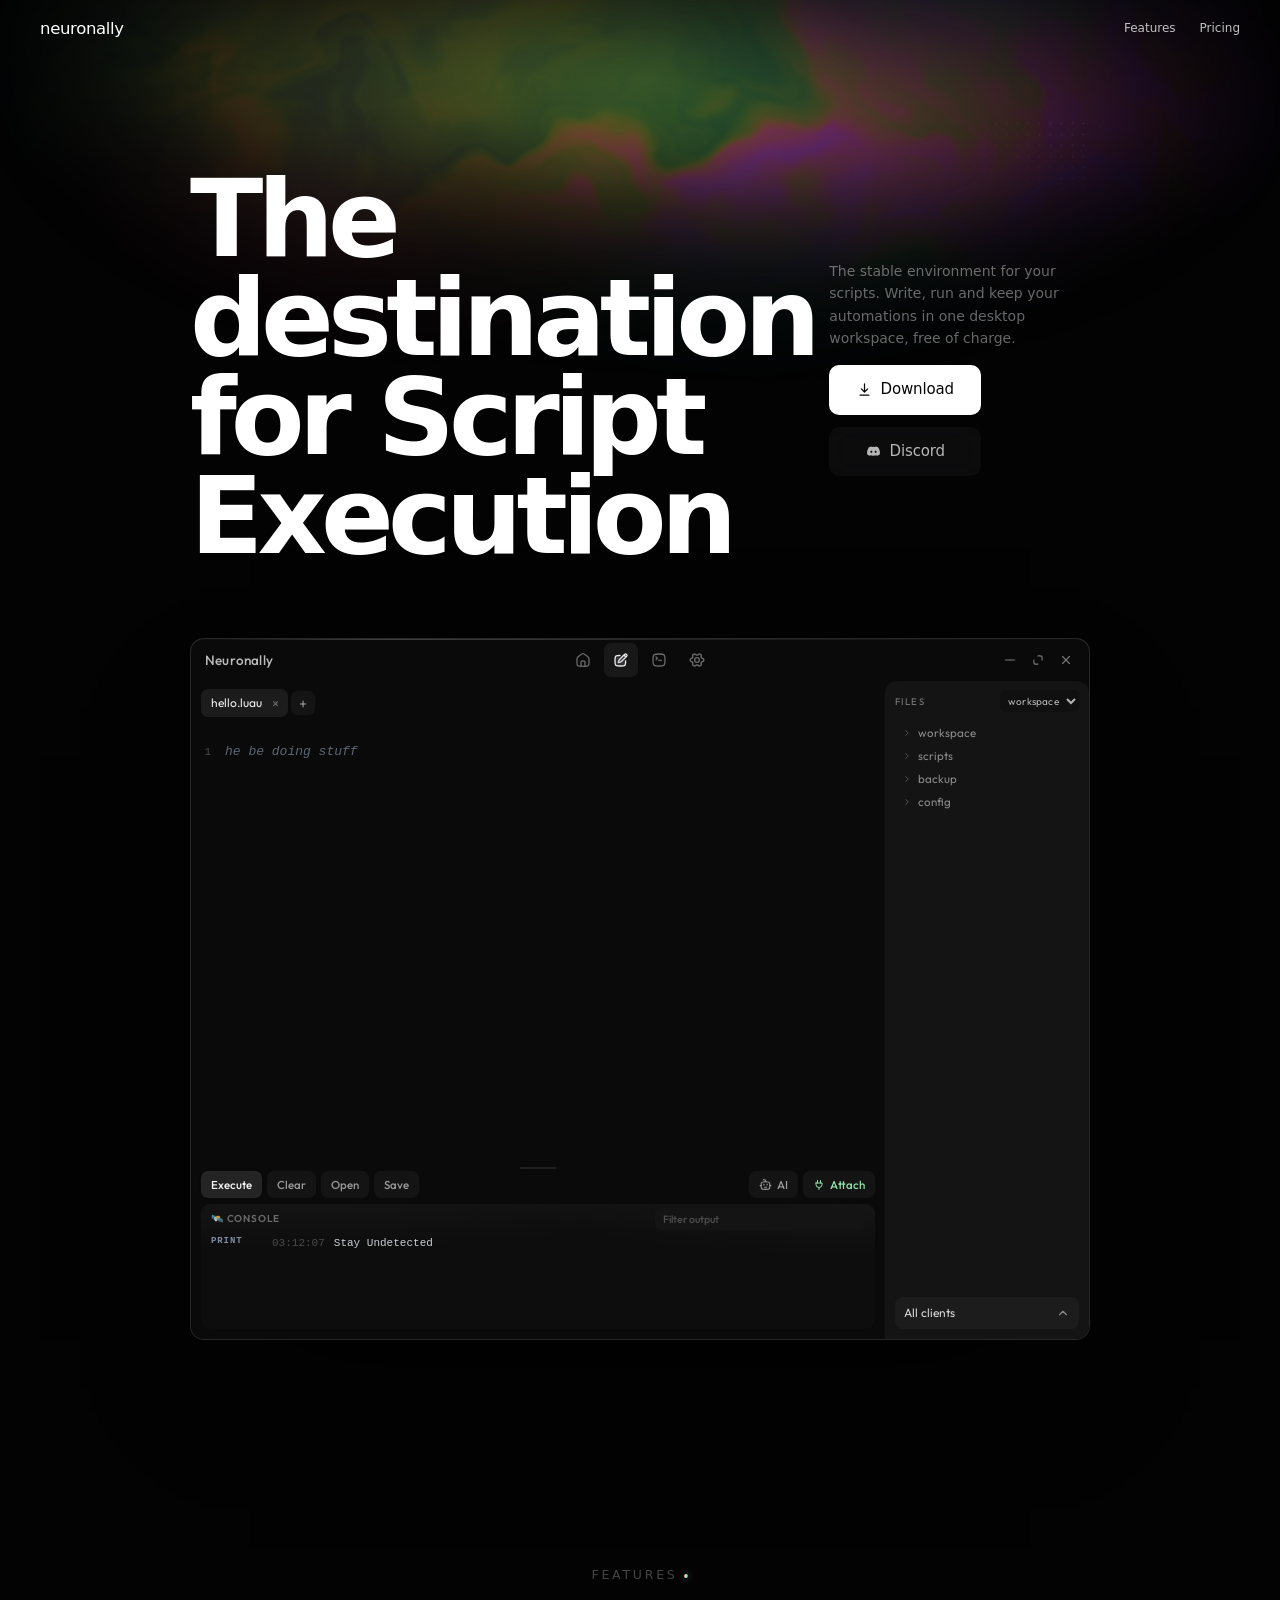
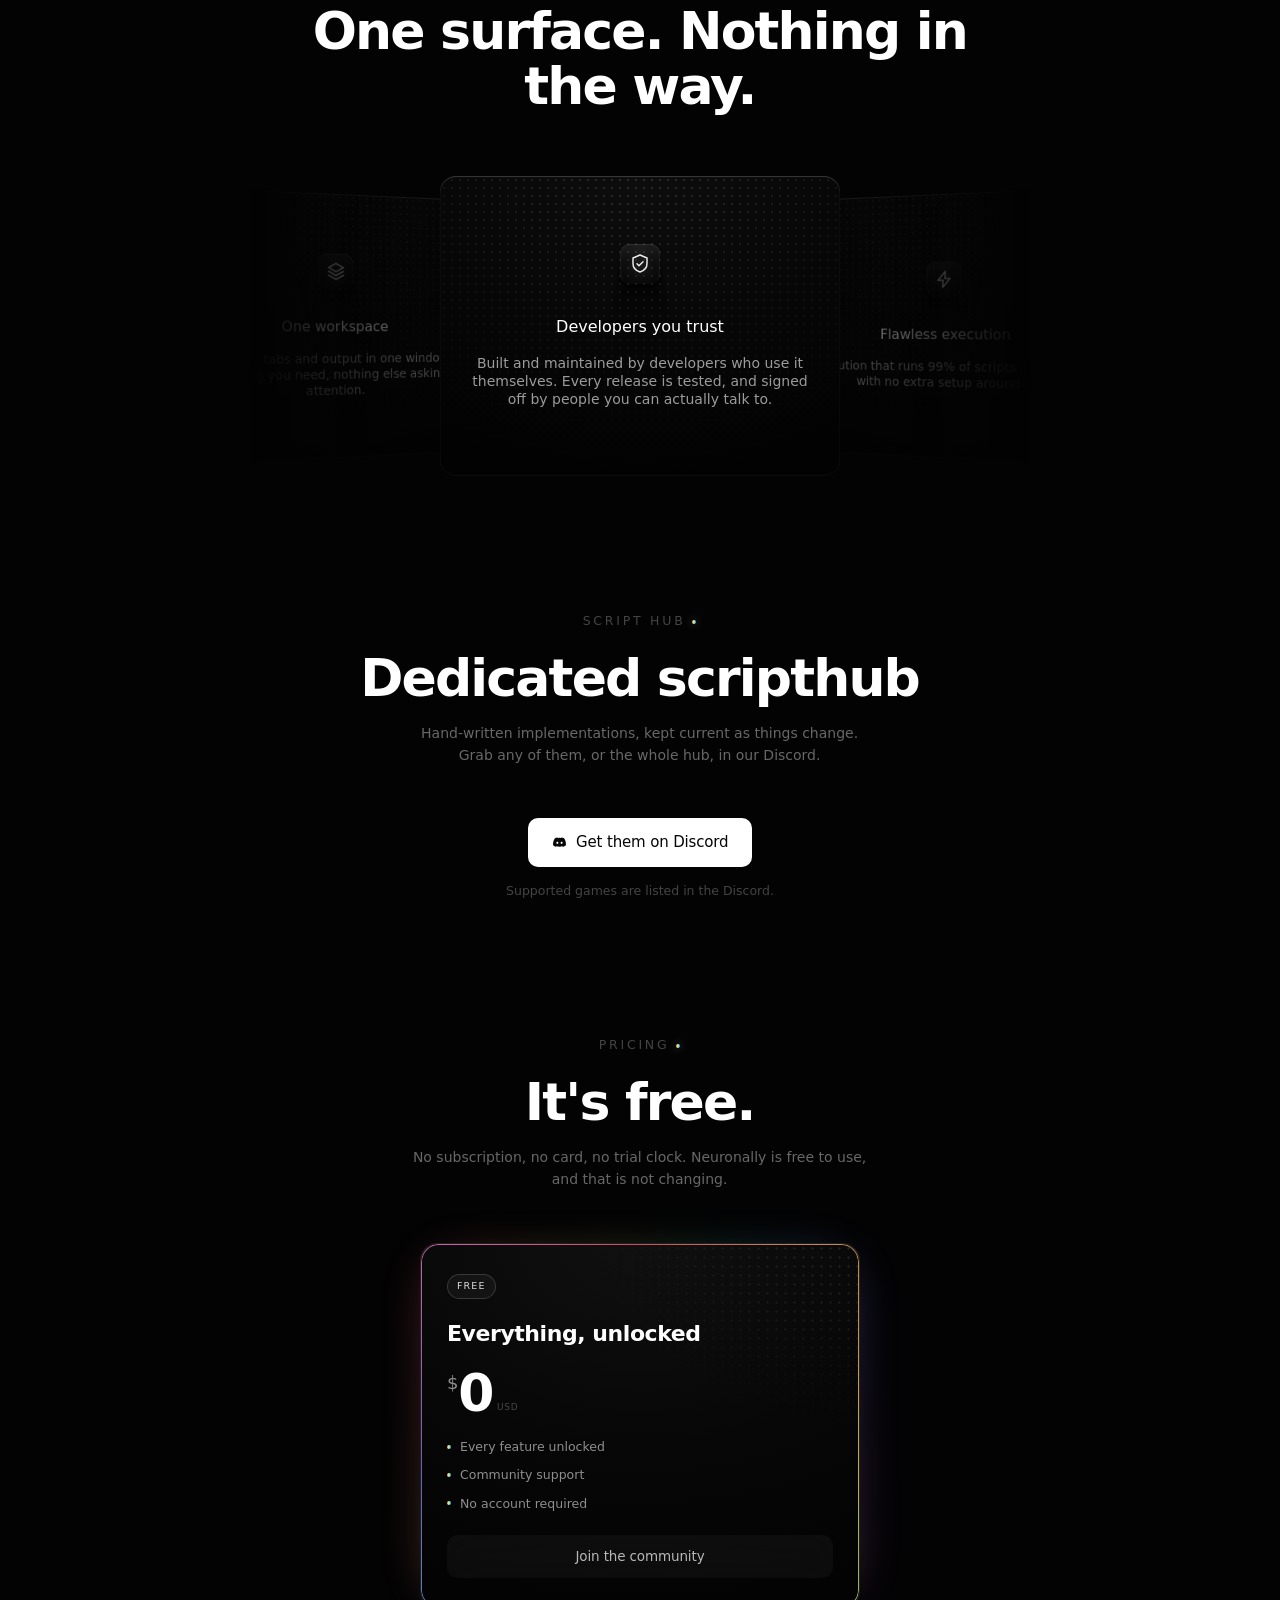
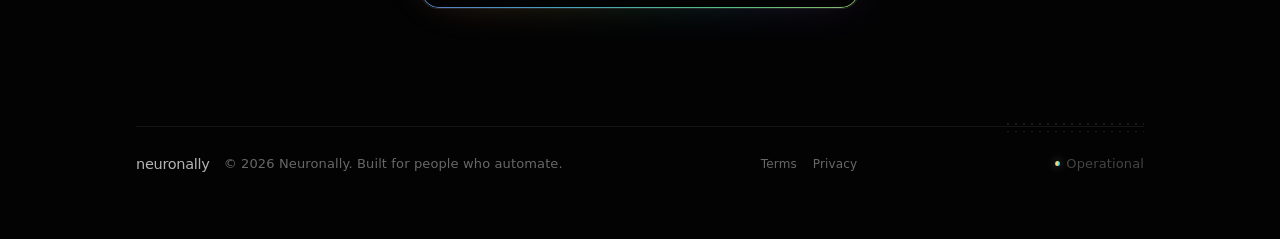
<file: index.html>
<!doctype html><html lang="en"><head><meta charset="UTF-8"><meta name="viewport" content="width=device-width,initial-scale=1"><meta name="description" content="Neuronally is a free, stable environment for your scripts. Write, run and keep your automations in one desktop workspace."><meta name="theme-color" content="#000000"><title>Neuronally</title><link rel="icon" href="data:,"><link href="https://fonts.googleapis.com/css2?family=Outfit:wght@300..600&display=swap" rel="stylesheet"><link rel="stylesheet" href="styles.css"></head><body><nav class="navbar"><a class="brand" href="#top" aria-label="Neuronally home"><span class="brand-word">neuronally</span></a><div class="nav-links"><a href="#features">Features</a> <a href="#pricing">Pricing</a></div></nav><main id="top"><section class="hero"><div class="aurora" aria-hidden="true"><canvas class="aurora-canvas" id="auroraCanvas"></canvas></div><h1 class="hero-title">The destination for Script Execution</h1><p class="hero-lede">The stable environment for your scripts. Write, run and keep your automations in one desktop workspace, free of charge.</p><div class="hero-actions"><button class="btn btn-solid" type="button" data-toast="The download opens up with the next release."><svg width="15" height="15" viewBox="0 0 24 24" fill="none" stroke="currentColor" stroke-width="2" stroke-linecap="round" stroke-linejoin="round" aria-hidden="true"><path d="M12 3v12"/><path d="m7 11 5 5 5-5"/><path d="M5 21h14"/></svg> Download</button> <a class="btn btn-ghost" href="https://discord.gg/vezbSsscza" target="_blank" rel="noopener"><svg width="15" height="15" viewBox="0 0 24 24" fill="currentColor" aria-hidden="true"><path d="M19.27 5.33A16.5 16.5 0 0 0 15.1 4l-.3.6a12.3 12.3 0 0 0-5.6 0L8.9 4a16.6 16.6 0 0 0-4.17 1.33C2.06 9.1 1.4 12.8 1.73 16.44A16.6 16.6 0 0 0 6.8 19l.62-.95c-.55-.2-1.08-.45-1.58-.74l.38-.3a11.9 11.9 0 0 0 11.56 0l.38.3c-.5.29-1.03.54-1.58.74L17.2 19a16.5 16.5 0 0 0 5.07-2.56c.4-4.25-.65-7.92-3-11.11ZM8.6 14.4c-.9 0-1.63-.83-1.63-1.85s.72-1.85 1.63-1.85 1.64.83 1.63 1.85c0 1.02-.72 1.85-1.63 1.85Zm6.8 0c-.9 0-1.63-.83-1.63-1.85s.72-1.85 1.63-1.85 1.64.83 1.63 1.85c0 1.02-.72 1.85-1.63 1.85Z"/></svg> Discord</a></div><div class="app-preview reveal" role="img" aria-label="The Neuronally desktop editor: workspace files, Luau tabs, code and console"><div class="pv-top"><span class="pv-brand">Neuronally</span> <span class="pv-controls"><span class="pv-win"><svg xmlns="http://www.w3.org/2000/svg" width="15" height="15" viewBox="0 0 24 24" fill="none" stroke="currentColor" stroke-width="2" aria-hidden="true"><path d="M12 12L4 12" stroke-linecap="round" stroke-linejoin="round"/><path d="M12 12L20 12" stroke-linecap="round" stroke-linejoin="round"/></svg></span><span class="pv-win"><svg xmlns="http://www.w3.org/2000/svg" width="15" height="15" viewBox="0 0 24 24" fill="none" stroke="currentColor" stroke-width="2" aria-hidden="true"><path d="M19 12L19 8.99996C19 7.11435 18.9999 6.17155 18.4142 5.58577C17.8284 4.99999 16.8856 4.99999 15 5L12 5.00001" stroke-linecap="round" stroke-linejoin="round"/><path d="M5 12L5.00003 15C5.00004 16.8856 5.00005 17.8284 5.58584 18.4142C6.17163 19 7.11443 19 9.00004 19L12 19" stroke-linecap="round" stroke-linejoin="round"/></svg></span><span class="pv-win"><svg xmlns="http://www.w3.org/2000/svg" width="15" height="15" viewBox="0 0 24 24" fill="none" stroke="currentColor" stroke-width="2" aria-hidden="true"><path d="M18 6L6.00081 17.9992" stroke-linecap="round" stroke-linejoin="round"/><path d="M17.9992 18L6 6.00085" stroke-linecap="round" stroke-linejoin="round"/></svg></span></span></div><div class="pv-body"><aside class="pv-rail"><span class="pv-rail-indicator"></span> <span class="pv-rail-btn" title="Home" aria-label="Home"><svg xmlns="http://www.w3.org/2000/svg" width="16" height="16" viewBox="0 0 24 24" fill="none" stroke="currentColor" stroke-width="2" aria-hidden="true"><path d="M3 11.9896V14.5C3 17.7998 3 19.4497 4.02513 20.4749C5.05025 21.5 6.70017 21.5 10 21.5H14C17.2998 21.5 18.9497 21.5 19.9749 20.4749C21 19.4497 21 17.7998 21 14.5V11.9896C21 10.3083 21 9.46773 20.6441 8.74005C20.2882 8.01237 19.6247 7.49628 18.2976 6.46411L16.2976 4.90855C14.2331 3.30285 13.2009 2.5 12 2.5C10.7991 2.5 9.76689 3.30285 7.70242 4.90855L5.70241 6.46411C4.37533 7.49628 3.71179 8.01237 3.3559 8.74005C3 9.46773 3 10.3083 3 11.9896Z" stroke-linecap="round" stroke-linejoin="round"/><path d="M15 21.5V16.5C15 15.0858 15 14.3787 14.5607 13.9393C14.1213 13.5 13.4142 13.5 12 13.5C10.5858 13.5 9.87868 13.5 9.43934 13.9393C9 14.3787 9 15.0858 9 16.5V21.5" stroke-linecap="round" stroke-linejoin="round"/></svg> </span><span class="pv-rail-btn is-active" title="Editor" aria-label="Editor"><svg xmlns="http://www.w3.org/2000/svg" width="16" height="16" viewBox="0 0 24 24" fill="none" stroke="currentColor" stroke-width="2" aria-hidden="true"><path d="M16.4249 4.60509L17.4149 3.6151C18.2351 2.79497 19.5648 2.79497 20.3849 3.6151C21.205 4.43524 21.205 5.76493 20.3849 6.58507L19.3949 7.57506M16.4249 4.60509L9.76558 11.2644C9.25807 11.772 8.89804 12.4078 8.72397 13.1041L8 16L10.8959 15.276C11.5922 15.102 12.228 14.7419 12.7356 14.2344L19.3949 7.57506M16.4249 4.60509L19.3949 7.57506" stroke-linejoin="round"/><path d="M18.9999 13.5C18.9999 16.7875 18.9999 18.4312 18.092 19.5376C17.9258 19.7401 17.7401 19.9258 17.5375 20.092C16.4312 21 14.7874 21 11.4999 21H11C7.22876 21 5.34316 21 4.17159 19.8284C3.00003 18.6569 3 16.7712 3 13V12.5C3 9.21252 3 7.56879 3.90794 6.46244C4.07417 6.2599 4.2599 6.07417 4.46244 5.90794C5.56879 5 7.21252 5 10.5 5" stroke-linecap="round" stroke-linejoin="round"/></svg> </span><span class="pv-rail-btn" title="Script hub" aria-label="Script hub"><svg xmlns="http://www.w3.org/2000/svg" width="16" height="16" viewBox="0 0 24 24" fill="none" stroke="currentColor" stroke-width="2" aria-hidden="true"><path d="M7.5 7.5L8.72654 8.55719C9.24218 9.00163 9.5 9.22386 9.5 9.5C9.5 9.77614 9.24218 9.99836 8.72654 10.4428L7.5 11.5" stroke-linecap="round" stroke-linejoin="round"/><path d="M11.5 12.5H15.5" stroke-linecap="round" stroke-linejoin="round"/><path d="M12 21C15.7497 21 17.6246 21 18.9389 20.0451C19.3634 19.7367 19.7367 19.3634 20.0451 18.9389C21 17.6246 21 15.7497 21 12C21 8.25027 21 6.3754 20.0451 5.06107C19.7367 4.6366 19.3634 4.26331 18.9389 3.95491C17.6246 3 15.7497 3 12 3C8.25027 3 6.3754 3 5.06107 3.95491C4.6366 4.26331 4.26331 4.6366 3.95491 5.06107C3 6.3754 3 8.25027 3 12C3 15.7497 3 17.6246 3.95491 18.9389C4.26331 19.3634 4.6366 19.7367 5.06107 20.0451C6.3754 21 8.25027 21 12 21Z" stroke-linecap="round" stroke-linejoin="round"/></svg> </span><span class="pv-rail-btn pv-rail-user" title="Settings" aria-label="Settings"><svg xmlns="http://www.w3.org/2000/svg" width="16" height="16" viewBox="0 0 24 24" fill="none" stroke="currentColor" stroke-width="2" aria-hidden="true"><path d="M21.011 14.0965C21.5329 13.9558 21.7939 13.8854 21.8969 13.7508C22 13.6163 22 13.3998 22 12.9669V11.0332C22 10.6003 22 10.3838 21.8969 10.2493C21.7938 10.1147 21.5329 10.0443 21.011 9.90358C19.0606 9.37759 17.8399 7.33851 18.3433 5.40087C18.4817 4.86799 18.5509 4.60156 18.4848 4.44529C18.4187 4.28902 18.2291 4.18134 17.8497 3.96596L16.125 2.98673C15.7528 2.77539 15.5667 2.66972 15.3997 2.69222C15.2326 2.71472 15.0442 2.90273 14.6672 3.27873C13.208 4.73448 10.7936 4.73442 9.33434 3.27864C8.95743 2.90263 8.76898 2.71463 8.60193 2.69212C8.43489 2.66962 8.24877 2.77529 7.87653 2.98663L6.15184 3.96587C5.77253 4.18123 5.58287 4.28891 5.51678 4.44515C5.45068 4.6014 5.51987 4.86787 5.65825 5.4008C6.16137 7.3385 4.93972 9.37763 2.98902 9.9036C2.46712 10.0443 2.20617 10.1147 2.10308 10.2492C2 10.3838 2 10.6003 2 11.0332V12.9669C2 13.3998 2 13.6163 2.10308 13.7508C2.20615 13.8854 2.46711 13.9558 2.98902 14.0965C4.9394 14.6225 6.16008 16.6616 5.65672 18.5992C5.51829 19.1321 5.44907 19.3985 5.51516 19.5548C5.58126 19.7111 5.77092 19.8188 6.15025 20.0341L7.87495 21.0134C8.24721 21.2247 8.43334 21.3304 8.6004 21.3079C8.76746 21.2854 8.95588 21.0973 9.33271 20.7213C10.7927 19.2644 13.2088 19.2643 14.6689 20.7212C15.0457 21.0973 15.2341 21.2853 15.4012 21.3078C15.5682 21.3303 15.7544 21.2246 16.1266 21.0133L17.8513 20.034C18.2307 19.8187 18.4204 19.711 18.4864 19.5547C18.5525 19.3984 18.4833 19.132 18.3448 18.5991C17.8412 16.6616 19.0609 14.6226 21.011 14.0965Z" stroke-linecap="round"/><path d="M15.5 12C15.5 13.933 13.933 15.5 12 15.5C10.067 15.5 8.5 13.933 8.5 12C8.5 10.067 10.067 8.5 12 8.5C13.933 8.5 15.5 10.067 15.5 12Z"/></svg></span></aside><div class="pv-editor"><aside class="pv-side"><div class="pv-side-head"><span>Files</span> <select class="pv-select" aria-label="Workspace"><option>workspace</option><option>scripts</option><option>backup</option></select></div><div class="pv-tree"><span class="pv-row" style="padding-left: 6px"><span class="pv-caret is-closed"><svg width="12" height="12" viewBox="0 0 24 24" fill="none" stroke="currentColor" stroke-width="2" stroke-linecap="round" stroke-linejoin="round"><path d="M6 9L12 15L18 9"/></svg></span><span class="pv-name">workspace</span></span> <span class="pv-row" style="padding-left: 6px"><span class="pv-caret is-closed"><svg width="12" height="12" viewBox="0 0 24 24" fill="none" stroke="currentColor" stroke-width="2" stroke-linecap="round" stroke-linejoin="round"><path d="M6 9L12 15L18 9"/></svg></span><span class="pv-name">scripts</span></span> <span class="pv-row" style="padding-left: 6px"><span class="pv-caret is-closed"><svg width="12" height="12" viewBox="0 0 24 24" fill="none" stroke="currentColor" stroke-width="2" stroke-linecap="round" stroke-linejoin="round"><path d="M6 9L12 15L18 9"/></svg></span><span class="pv-name">backup</span></span> <span class="pv-row" style="padding-left: 6px"><span class="pv-caret is-closed"><svg width="12" height="12" viewBox="0 0 24 24" fill="none" stroke="currentColor" stroke-width="2" stroke-linecap="round" stroke-linejoin="round"><path d="M6 9L12 15L18 9"/></svg></span><span class="pv-name">config</span></span></div><div class="pv-picker"><span class="pv-picker-label">All clients</span> <svg class="pv-chev" width="12" height="12" viewBox="0 0 24 24" fill="none" stroke="currentColor" stroke-width="2" stroke-linecap="round" stroke-linejoin="round"><path d="M6 9L12 15L18 9"/></svg></div></aside><div class="pv-main"><div class="pv-tabs"><span class="pv-tab is-active">hello.luau<span class="pv-tab-x">×</span></span> <span class="pv-tab-add">+</span></div><div class="pv-code"><div class="pv-line"><span class="pv-ln">1</span><span class="tk-com">he be doing stuff</span></div></div><div class="pv-resizer" aria-hidden="true"></div><div class="pv-console"><div class="pv-console-bar"><span class="pv-btn pv-btn-accent">Execute</span> <span class="pv-btn">Clear</span> <span class="pv-btn">Open</span> <span class="pv-btn">Save</span> <span class="pv-console-right"><span class="pv-btn"><svg xmlns="http://www.w3.org/2000/svg" width="13" height="13" viewBox="0 0 24 24" fill="none" stroke="currentColor" stroke-width="2" aria-hidden="true"><path d="M12 7C12 5.11438 12 4.17157 11.4142 3.58579C10.8284 3 9.88562 3 8 3" stroke-linecap="round" stroke-linejoin="round"/><path d="M13 7H11C8.19108 7 6.78661 7 5.77772 7.67412C5.34096 7.96596 4.96596 8.34096 4.67412 8.77772C4 9.78661 4 11.1911 4 14C4 16.8089 4 18.2134 4.67412 19.2223C4.96596 19.659 5.34096 20.034 5.77772 20.3259C6.78661 21 8.19108 21 11 21H13C15.8089 21 17.2134 21 18.2223 20.3259C18.659 20.034 19.034 19.659 19.3259 19.2223C20 18.2134 20 16.8089 20 14C20 11.1911 20 9.78661 19.3259 8.77772C19.034 8.34096 18.659 7.96596 18.2223 7.67412C17.2134 7 15.8089 7 13 7Z" stroke-linecap="round" stroke-linejoin="round"/><path d="M14 17L10 17" stroke-linecap="round" stroke-linejoin="round"/><path d="M2 14L4 14" stroke-linecap="round" stroke-linejoin="round"/><path d="M20 14L22 14" stroke-linecap="round" stroke-linejoin="round"/><path d="M15 11V13" stroke-linecap="round" stroke-linejoin="round"/><path d="M9 11V13" stroke-linecap="round" stroke-linejoin="round"/></svg>AI</span> <span class="pv-btn pv-attach"><svg width="12" height="12" viewBox="0 0 24 24" fill="none" stroke="currentColor" stroke-width="2" stroke-linecap="round" stroke-linejoin="round"><path d="M9 3v5M15 3v5M6 8h12v3a6 6 0 0 1-12 0V8ZM12 18v3"/></svg>Attach</span></span></div><div class="pv-console-surface"><div class="pv-console-head"><span class="pv-console-title">🛰️ Console</span> <span class="pv-filter">Filter output</span></div><div class="pv-log"><div class="pv-log-line"><span class="pv-lvl">PRINT</span><span class="pv-time">03:12:07</span><span class="pv-text">Stay Undetected</span></div></div></div></div></div></div></div></div></section><section class="section" id="features"><p class="kicker reveal">Features</p><h2 class="section-title reveal">One surface. Nothing in the way.</h2><div class="cards" data-carousel aria-roledescription="carousel" aria-label="Feature highlights"><article class="card" data-pos="0"><span class="card-ico"><svg width="23" height="23" viewBox="0 0 24 24" fill="none" stroke="currentColor" stroke-width="1.5" stroke-linecap="round" stroke-linejoin="round" aria-hidden="true"><path d="M12 3 5 6v5.5c0 4.2 2.9 7.3 7 8.5 4.1-1.2 7-4.3 7-8.5V6l-7-3Z"/><path d="m9 11.8 2 2 4-4"/></svg></span><h3>Developers you trust</h3><p>Built and maintained by developers who use it themselves. Every release is tested, and signed off by people you can actually talk to.</p></article><article class="card" data-pos="1"><span class="card-ico"><svg width="23" height="23" viewBox="0 0 24 24" fill="none" stroke="currentColor" stroke-width="1.5" stroke-linecap="round" stroke-linejoin="round" aria-hidden="true"><path d="M13.5 3 5 13h6l-.5 8L19 11h-6l.5-8Z"/></svg></span><h3>Flawless execution</h3><p>Execution that runs 99% of scripts as written, with no extra setup around it.</p></article><article class="card" data-pos="-1"><span class="card-ico"><svg width="23" height="23" viewBox="0 0 24 24" fill="none" stroke="currentColor" stroke-width="1.5" stroke-linecap="round" stroke-linejoin="round" aria-hidden="true"><path d="m12 3 8.5 4.7L12 12.4 3.5 7.7 12 3Z"/><path d="m3.5 12 8.5 4.7 8.5-4.7"/><path d="m3.5 16.3 8.5 4.7 8.5-4.7"/></svg></span><h3>One workspace</h3><p>Scripts, tabs and output in one window. Everything you need, nothing else asking for attention.</p></article></div></section><section class="section" id="scripthub"><div class="section-head"><p class="kicker reveal">Script hub</p><h2 class="section-title reveal">Dedicated scripthub</h2><p class="reveal">Hand-written implementations, kept current as things change. Grab any of them, or the whole hub, in our Discord.</p></div><a class="btn btn-solid hub-cta reveal" href="https://discord.gg/vezbSsscza" target="_blank" rel="noopener"><svg width="15" height="15" viewBox="0 0 24 24" fill="currentColor" aria-hidden="true"><path d="M19.27 5.33A16.5 16.5 0 0 0 15.1 4l-.3.6a12.3 12.3 0 0 0-5.6 0L8.9 4a16.6 16.6 0 0 0-4.17 1.33C2.06 9.1 1.4 12.8 1.73 16.44A16.6 16.6 0 0 0 6.8 19l.62-.95c-.55-.2-1.08-.45-1.58-.74l.38-.3a11.9 11.9 0 0 0 11.56 0l.38.3c-.5.29-1.03.54-1.58.74L17.2 19a16.5 16.5 0 0 0 5.07-2.56c.4-4.25-.65-7.92-3-11.11ZM8.6 14.4c-.9 0-1.63-.83-1.63-1.85s.72-1.85 1.63-1.85 1.64.83 1.63 1.85c0 1.02-.72 1.85-1.63 1.85Zm6.8 0c-.9 0-1.63-.83-1.63-1.85s.72-1.85 1.63-1.85 1.64.83 1.63 1.85c0 1.02-.72 1.85-1.63 1.85Z"/></svg> Get them on Discord</a><p class="hub-note">Supported games are listed in the Discord.</p></section><section class="section" id="pricing"><div class="section-head"><p class="kicker reveal">Pricing</p><h2 class="section-title reveal">It's free.</h2><p class="reveal">No subscription, no card, no trial clock. Neuronally is free to use, and that is not changing.</p></div><div class="plans plans-free"><article class="plan plan-free reveal"><span class="plan-tag">Free</span><h3>Everything, unlocked</h3><p class="plan-price"><span>$</span>0<small>USD</small></p><ul><li>Every feature unlocked</li><li>Community support</li><li>No account required</li></ul><a class="btn btn-ghost plan-btn" href="https://discord.gg/vezbSsscza" target="_blank" rel="noopener">Join the community</a></article></div></section><footer class="foot"><div class="foot-left"><span class="foot-brand">neuronally</span> <span class="foot-mid">© 2026 Neuronally. Built for people who automate.</span></div><nav class="foot-links" aria-label="Legal"><a href="terms.html">Terms</a> <a href="privacy.html">Privacy</a></nav><span class="foot-status"><i></i>Operational</span></footer></main><div class="toast" id="toast" role="status" aria-live="polite"></div><script src="script.js"></script></body></html>
</file>
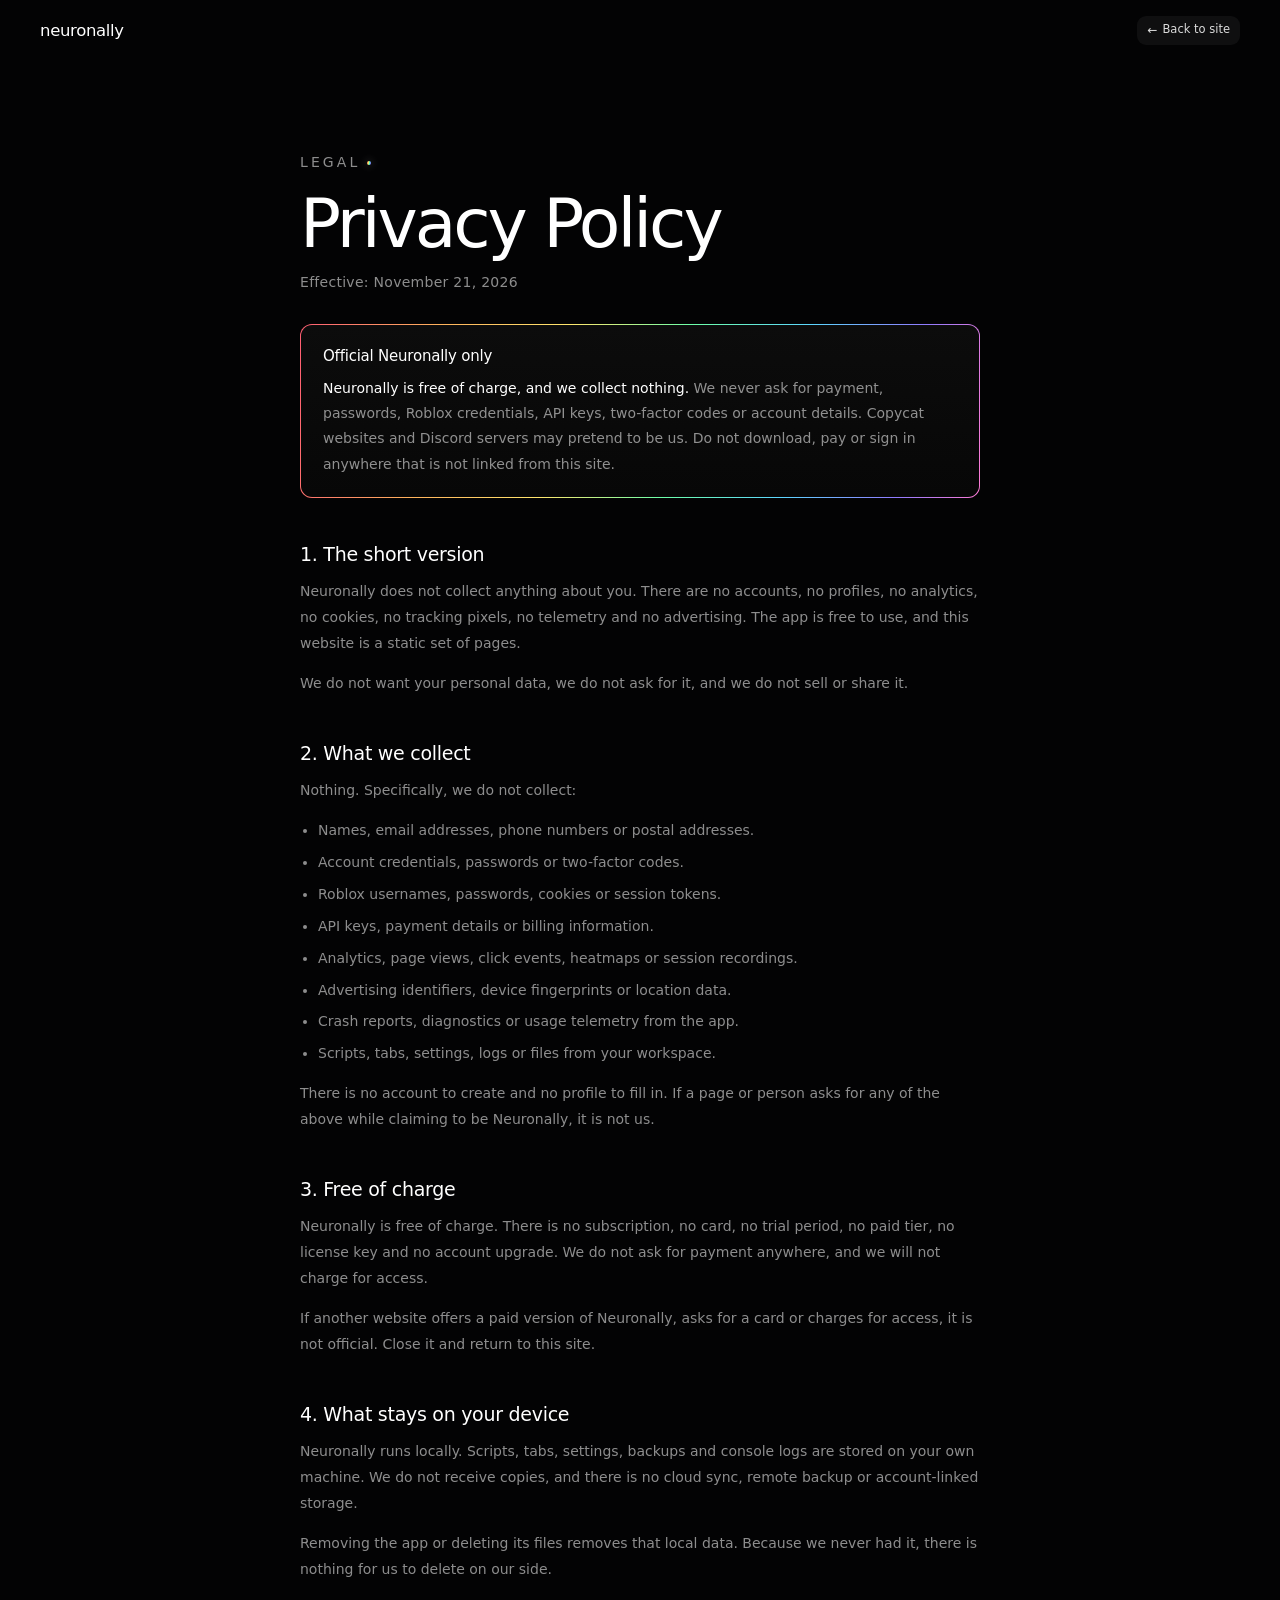
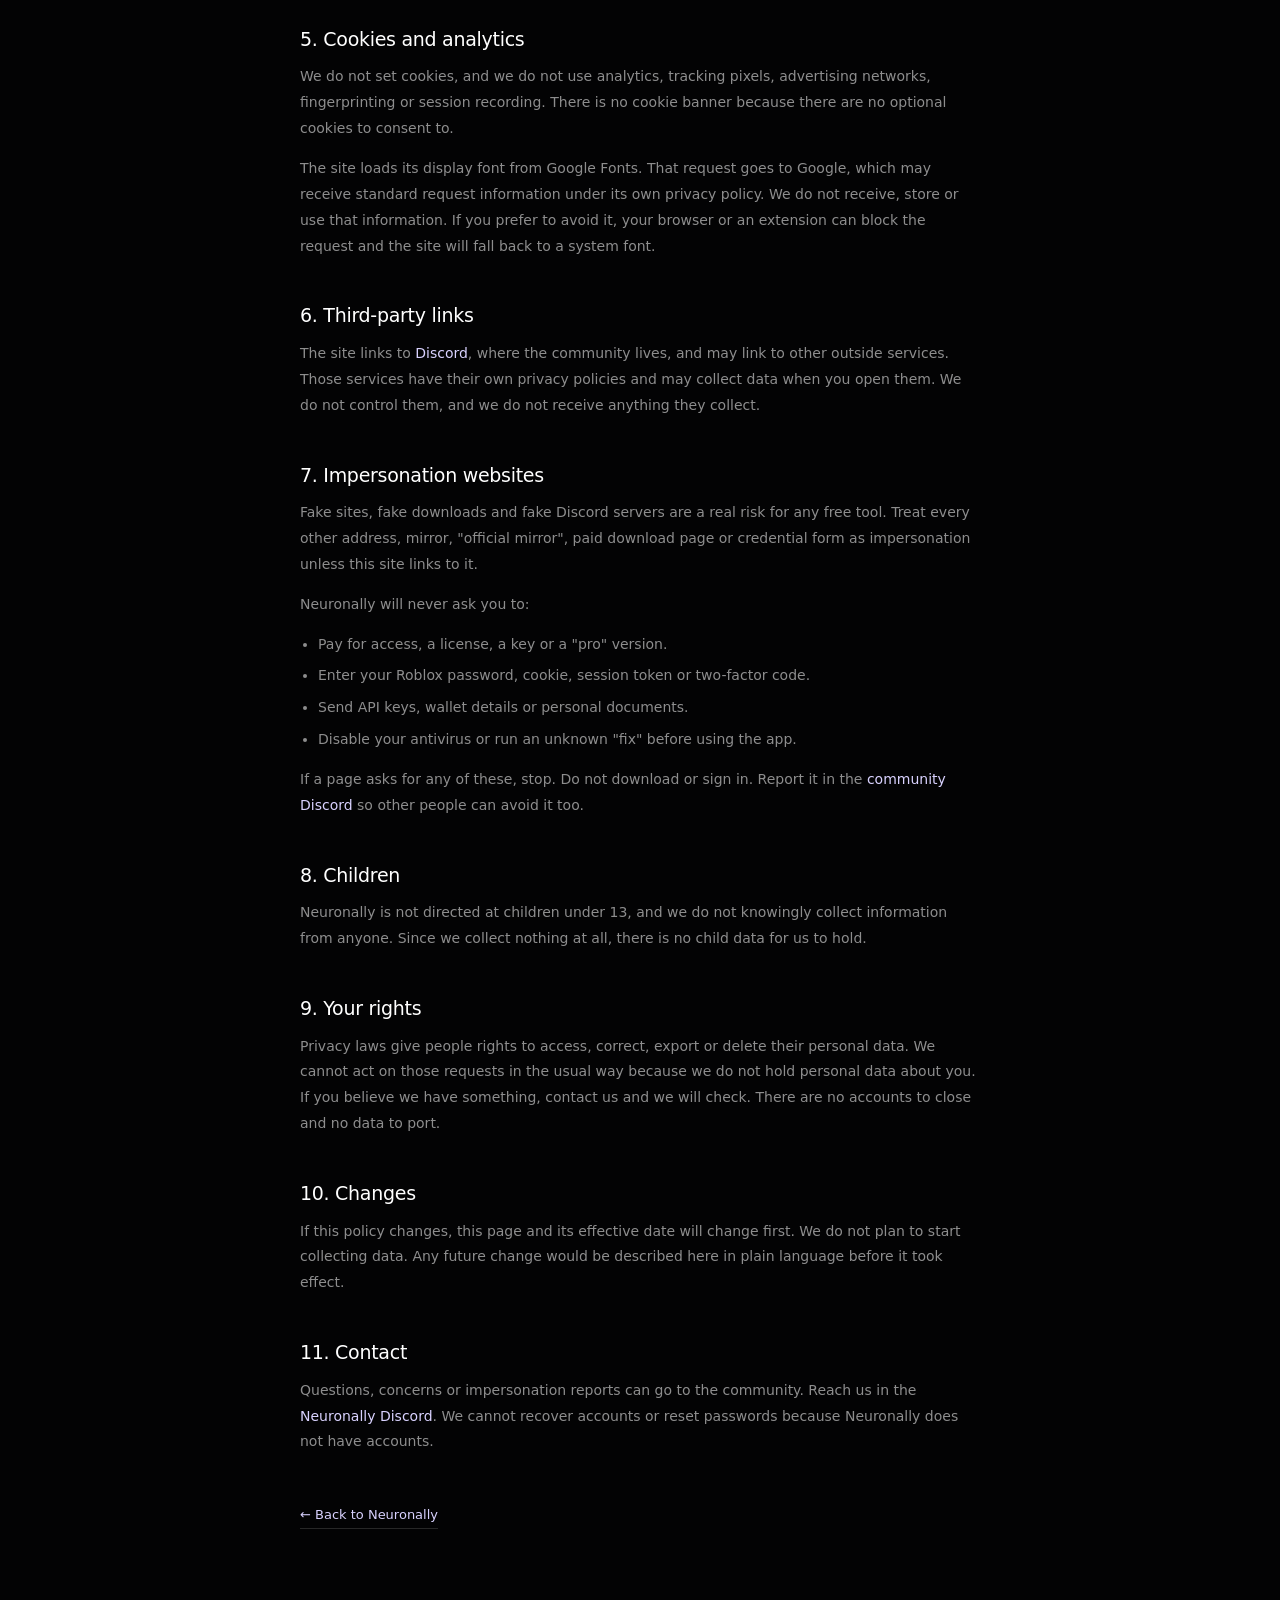
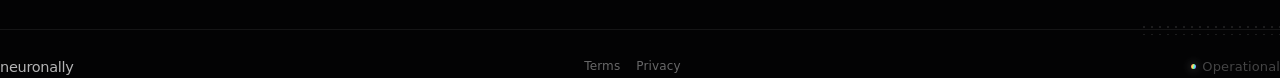
<file: privacy.html>
<!doctype html><html lang="en"><head><meta charset="UTF-8"><meta name="viewport" content="width=device-width,initial-scale=1"><meta name="description" content="Neuronally collects no data and is free of charge. Read the full privacy policy, including the impersonation warning."><meta name="theme-color" content="#000000"><title>Privacy Policy | Neuronally</title><link rel="icon" href="data:,"><link href="https://fonts.googleapis.com/css2?family=Outfit:wght@300..600&display=swap" rel="stylesheet"><link rel="stylesheet" href="styles.css"></head><body><nav class="navbar"><a class="brand" href="index.html" aria-label="Neuronally home"><span class="brand-word">neuronally</span> </a><a class="btn-discord" href="index.html"><span class="chevron">←</span> Back to site</a></nav><main class="legal-page"><p class="kicker">Legal</p><h1>Privacy Policy</h1><p class="legal-date">Effective: November 21, 2026</p><div class="legal-callout"><h2>Official Neuronally only</h2><p><strong>Neuronally is free of charge, and we collect nothing.</strong> We never ask for payment, passwords, Roblox credentials, API keys, two-factor codes or account details. Copycat websites and Discord servers may pretend to be us. Do not download, pay or sign in anywhere that is not linked from this site.</p></div><h2>1. The short version</h2><p>Neuronally does not collect anything about you. There are no accounts, no profiles, no analytics, no cookies, no tracking pixels, no telemetry and no advertising. The app is free to use, and this website is a static set of pages.</p><p>We do not want your personal data, we do not ask for it, and we do not sell or share it.</p><h2>2. What we collect</h2><p>Nothing. Specifically, we do not collect:</p><ul><li>Names, email addresses, phone numbers or postal addresses.</li><li>Account credentials, passwords or two-factor codes.</li><li>Roblox usernames, passwords, cookies or session tokens.</li><li>API keys, payment details or billing information.</li><li>Analytics, page views, click events, heatmaps or session recordings.</li><li>Advertising identifiers, device fingerprints or location data.</li><li>Crash reports, diagnostics or usage telemetry from the app.</li><li>Scripts, tabs, settings, logs or files from your workspace.</li></ul><p>There is no account to create and no profile to fill in. If a page or person asks for any of the above while claiming to be Neuronally, it is not us.</p><h2>3. Free of charge</h2><p>Neuronally is free of charge. There is no subscription, no card, no trial period, no paid tier, no license key and no account upgrade. We do not ask for payment anywhere, and we will not charge for access.</p><p>If another website offers a paid version of Neuronally, asks for a card or charges for access, it is not official. Close it and return to this site.</p><h2>4. What stays on your device</h2><p>Neuronally runs locally. Scripts, tabs, settings, backups and console logs are stored on your own machine. We do not receive copies, and there is no cloud sync, remote backup or account-linked storage.</p><p>Removing the app or deleting its files removes that local data. Because we never had it, there is nothing for us to delete on our side.</p><h2>5. Cookies and analytics</h2><p>We do not set cookies, and we do not use analytics, tracking pixels, advertising networks, fingerprinting or session recording. There is no cookie banner because there are no optional cookies to consent to.</p><p>The site loads its display font from Google Fonts. That request goes to Google, which may receive standard request information under its own privacy policy. We do not receive, store or use that information. If you prefer to avoid it, your browser or an extension can block the request and the site will fall back to a system font.</p><h2>6. Third-party links</h2><p>The site links to <a href="https://discord.com/invite/bRE3BA3FDB" target="_blank" rel="noopener">Discord</a>, where the community lives, and may link to other outside services. Those services have their own privacy policies and may collect data when you open them. We do not control them, and we do not receive anything they collect.</p><h2>7. Impersonation websites</h2><p>Fake sites, fake downloads and fake Discord servers are a real risk for any free tool. Treat every other address, mirror, "official mirror", paid download page or credential form as impersonation unless this site links to it.</p><p>Neuronally will never ask you to:</p><ul><li>Pay for access, a license, a key or a "pro" version.</li><li>Enter your Roblox password, cookie, session token or two-factor code.</li><li>Send API keys, wallet details or personal documents.</li><li>Disable your antivirus or run an unknown "fix" before using the app.</li></ul><p>If a page asks for any of these, stop. Do not download or sign in. Report it in the <a href="https://discord.com/invite/bRE3BA3FDB" target="_blank" rel="noopener">community Discord</a> so other people can avoid it too.</p><h2>8. Children</h2><p>Neuronally is not directed at children under 13, and we do not knowingly collect information from anyone. Since we collect nothing at all, there is no child data for us to hold.</p><h2>9. Your rights</h2><p>Privacy laws give people rights to access, correct, export or delete their personal data. We cannot act on those requests in the usual way because we do not hold personal data about you. If you believe we have something, contact us and we will check. There are no accounts to close and no data to port.</p><h2>10. Changes</h2><p>If this policy changes, this page and its effective date will change first. We do not plan to start collecting data. Any future change would be described here in plain language before it took effect.</p><h2>11. Contact</h2><p>Questions, concerns or impersonation reports can go to the community. Reach us in the <a href="https://discord.com/invite/bRE3BA3FDB" target="_blank" rel="noopener">Neuronally Discord</a>. We cannot recover accounts or reset passwords because Neuronally does not have accounts.</p><a class="legal-back" href="index.html">← Back to Neuronally</a></main><footer class="foot foot-legal"><span class="foot-brand">neuronally</span><nav class="foot-links" aria-label="Legal"><a href="terms.html">Terms</a> <a href="privacy.html">Privacy</a></nav><span class="foot-status"><i></i>Operational</span></footer></body></html>
</file>
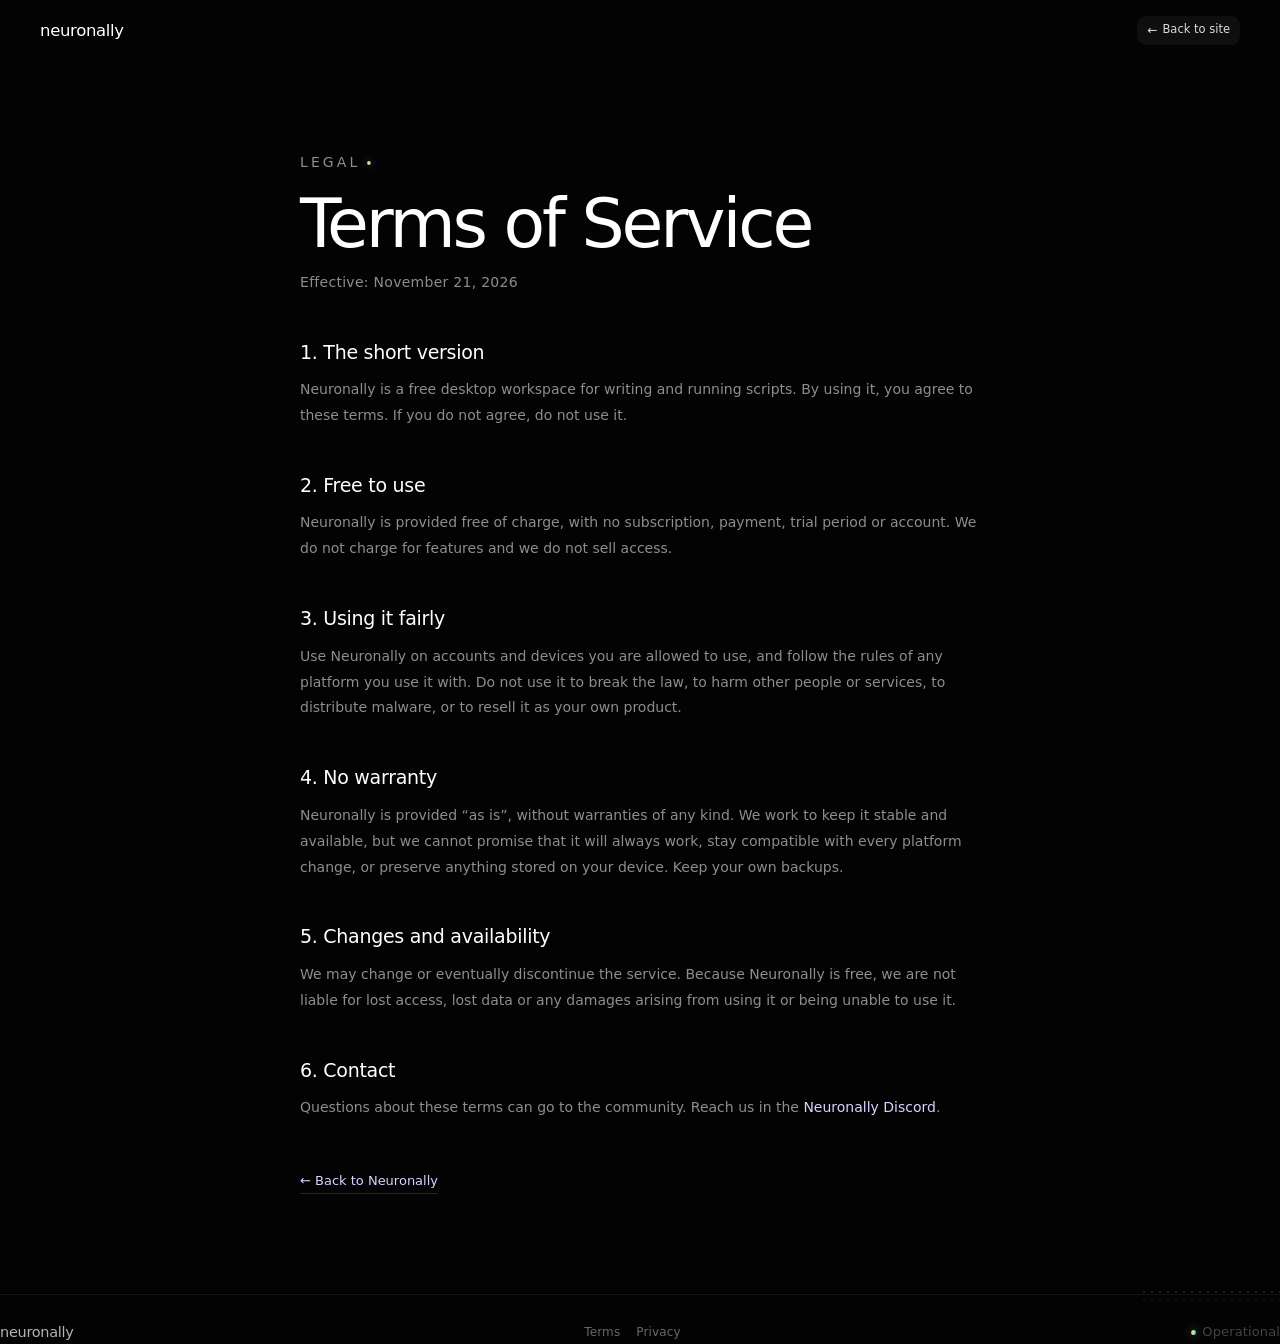
<file: terms.html>
<!doctype html><html lang="en"><head><meta charset="UTF-8"><meta name="viewport" content="width=device-width,initial-scale=1"><meta name="description" content="The terms for using Neuronally."><meta name="theme-color" content="#000000"><title>Terms of Service | Neuronally</title><link rel="icon" href="data:,"><link href="https://fonts.googleapis.com/css2?family=Outfit:wght@300..600&display=swap" rel="stylesheet"><link rel="stylesheet" href="styles.css"></head><body><nav class="navbar"><a class="brand" href="index.html" aria-label="Neuronally home"><span class="brand-word">neuronally</span> </a><a class="btn-discord" href="index.html"><span class="chevron">←</span> Back to site</a></nav><main class="legal-page"><p class="kicker">Legal</p><h1>Terms of Service</h1><p class="legal-date">Effective: November 21, 2026</p><h2>1. The short version</h2><p>Neuronally is a free desktop workspace for writing and running scripts. By using it, you agree to these terms. If you do not agree, do not use it.</p><h2>2. Free to use</h2><p>Neuronally is provided free of charge, with no subscription, payment, trial period or account. We do not charge for features and we do not sell access.</p><h2>3. Using it fairly</h2><p>Use Neuronally on accounts and devices you are allowed to use, and follow the rules of any platform you use it with. Do not use it to break the law, to harm other people or services, to distribute malware, or to resell it as your own product.</p><h2>4. No warranty</h2><p>Neuronally is provided “as is”, without warranties of any kind. We work to keep it stable and available, but we cannot promise that it will always work, stay compatible with every platform change, or preserve anything stored on your device. Keep your own backups.</p><h2>5. Changes and availability</h2><p>We may change or eventually discontinue the service. Because Neuronally is free, we are not liable for lost access, lost data or any damages arising from using it or being unable to use it.</p><h2>6. Contact</h2><p>Questions about these terms can go to the community. Reach us in the <a href="https://discord.com/invite/bRE3BA3FDB" target="_blank" rel="noopener">Neuronally Discord</a>.</p><a class="legal-back" href="index.html">← Back to Neuronally</a></main><footer class="foot foot-legal"><span class="foot-brand">neuronally</span><nav class="foot-links" aria-label="Legal"><a href="terms.html">Terms</a> <a href="privacy.html">Privacy</a></nav><span class="foot-status"><i></i>Operational</span></footer></body></html>
</file>
<file: styles.css>
@import url(https://api.fontshare.com/v2/css?f[]=chillax@400,500,600&display=swap);@keyframes aurora-drift{0%{transform:translate3d(-4%,3%,0) scale(1.02) rotate(-3deg);filter:blur(80px) hue-rotate(0deg)}50%{transform:translate3d(3%,-2%,0) scale(1.08) rotate(2deg);filter:blur(92px) hue-rotate(28deg)}to{transform:translate3d(5%,2%,0) scale(1.03) rotate(-2deg);filter:blur(84px) hue-rotate(-20deg)}}@keyframes breathe{0%,to{transform:translateY(0) scale(1)}50%{transform:translateY(-5px) scale(1.012)}}@keyframes ws-flicker{0%,19%{opacity:0}5%{opacity:.85}7%{opacity:.1}11%,24%,31%,to{opacity:1}14%{opacity:.18}27%{opacity:.32}}@keyframes ws-title-in{0%{opacity:0;filter:blur(10px);transform:translateY(10px)}to{opacity:1;filter:blur(0);transform:none}}@keyframes ws-caret{0%,55%{opacity:1}56%,to{opacity:.12}}@keyframes ws-shake{0%,to{transform:translate(0,0) skewX(0deg)}15%{transform:translate(-2px,1px) skewX(-1.2deg)}32%{transform:translate(3px,-1px) skewX(1deg)}50%{transform:translate(-1px,0) skewX(-.6deg)}72%{transform:translate(2px,1px) skewX(.7deg)}}@keyframes plan-ring{to{--plan-angle:360deg}}@keyframes plan-halo{0%,to{opacity:.2;transform:translate3d(-3px,2px,0) scale(.99)}50%{opacity:.36;transform:translate3d(3px,-2px,0) scale(1.02)}}@keyframes plan-glow{0%,to{box-shadow:inset 0 1px 0 rgba(255,255,255,.1),0 0 14px -10px rgba(255,93,115,.16),0 0 24px -16px rgba(92,214,255,.14)}50%{box-shadow:inset 0 1px 0 rgba(255,255,255,.1),0 0 20px -8px rgba(255,123,213,.24),0 0 34px -14px rgba(143,123,255,.2)}}:root{--void:#030304;--ink:#ffffff;--ink-70:rgba(255,255,255,.70);--ink-55:rgba(255,255,255,.55);--ink-40:rgba(255,255,255,.40);--ink-26:rgba(255,255,255,.26);--glass:rgba(4,4,6,.90);--hair:rgba(255,255,255,.07);--hair-14:rgba(255,255,255,.14);--panel:rgba(255,255,255,.035);--panel-hi:rgba(255,255,255,.062);--sk:rgba(255,255,255,.10);--sk-2:rgba(255,255,255,.06);--hb-bg:#141414;--hb-editor:#181818;--hb-panel:#1c1c1c;--hb-surface:#191919;--hb-input:#121212;--hb-border:#2a2a2a;--hb-accent:#7c5cf6;--hb-accent-hover:#6b4ee6;--hb-listw:180px;--pad:clamp(22px, 5vw, 56px);--maxw:1120px;--ease:cubic-bezier(.22, .61, .36, 1);--ease-out:cubic-bezier(.16, 1, .3, 1)}*,::after,::before{box-sizing:border-box;margin:0;padding:0}html{scroll-behavior:smooth;-webkit-text-size-adjust:100%}body{min-height:100vh;background:var(--void);color:var(--ink);font-family:"Chillax",system-ui,-apple-system,"Segoe UI",Roboto,sans-serif;font-weight:400;line-height:1.55;overflow-x:hidden;-webkit-font-smoothing:antialiased;-moz-osx-font-smoothing:grayscale}::selection{background:rgba(255,255,255,.16)}img{display:block;max-width:100%}a{color:inherit;text-decoration:none}.hero>.aurora{position:absolute;left:50%;top:-18vh;z-index:0;width:min(1500px,165%);height:min(760px,82vh);transform:translateX(-50%);pointer-events:none;opacity:.9;-webkit-mask-image:radial-gradient(58% 64%at 50% 32%,#000 0,rgba(0,0,0,.55) 46%,transparent 78%);mask-image:radial-gradient(58% 64%at 50% 32%,#000 0,rgba(0,0,0,.55) 46%,transparent 78%)}.hero>.aurora::before{content:"";position:absolute;inset:-6% 8% 28%;border-radius:50%;background:radial-gradient(36% 56%at 22% 58%,rgba(255,86,112,.4),transparent 70%),radial-gradient(32% 48%at 42% 44%,rgba(255,196,84,.32),transparent 70%),radial-gradient(38% 52%at 61% 62%,rgba(72,229,188,.3),transparent 70%),radial-gradient(36% 54%at 79% 42%,rgba(104,132,255,.36),transparent 70%);filter:blur(80px);animation:aurora-drift 17s ease-in-out infinite alternate}.aurora-canvas{position:absolute;inset:0;display:block;width:100%;height:100%}.hero>:not(.aurora){position:relative;z-index:1}.nav-links,.navbar{display:flex;align-items:center}.navbar{position:fixed;top:0;left:0;width:100%;padding:16px clamp(16px,4vw,40px);justify-content:space-between;z-index:100}.brand img{width:clamp(20px,3vw,28px);height:auto;display:block}.nav-links{gap:clamp(16px,3vw,24px)}.nav-links a{font-size:12px;color:rgba(255,255,255,.75);text-decoration:none;transition:color .2s}.nav-links a:hover{color:#fff}.btn-discord,.tb-links a:hover{background:rgba(255,255,255,.05)}.btn-discord{display:inline-flex;align-items:center;gap:5px;color:rgba(255,255,255,.85);font-size:11.5px;padding:5px 10px;text-decoration:none;transition:background .2s,color .2s}.btn-discord:hover{background:rgba(255,255,255,.1);color:#fff}.chevron{font-size:12px}.hero,main{position:relative;margin:0 auto}.hero{padding:100px clamp(16px,4vw,48px) 60px;max-width:900px}.hero-copy{max-width:30ch}.hero-title{color:#fff}.hero-lede{font-size:clamp(12px,1.8vw,14px);color:rgba(255,255,255,.6)}.btn-docs,.btn-get{display:inline-flex;align-items:center;gap:8px;font-size:14.5px;font-weight:600;padding:11px 22px;border-radius:10px;text-decoration:none}.btn-get{background:#fff;color:#111;transition:background .2s,transform .2s,opacity .2s}.btn-get:hover{background:#f2f2f2;transform:translateY(-1px)}.btn-docs{background:rgba(255,255,255,.06);color:rgba(255,255,255,.9);transition:background .2s,color .2s,transform .2s,opacity .2s}.btn-docs:hover,.dots i{background:rgba(255,255,255,.12)}.btn-docs:hover{color:#fff;transform:translateY(-1px)}.topbar,.topbar::after,.topbar::before{top:0;backdrop-filter:blur(24px) saturate(.85);-webkit-backdrop-filter:blur(24px) saturate(.85)}.topbar{position:fixed;left:50%;transform:translateX(-50%);width:min(720px,calc(100% - 48px));height:66px;padding:0 16px 0 22px;gap:12px;background:var(--glass);border-left:1px solid var(--hair);border-right:1px solid var(--hair);border-radius:0 0 26px 26px;box-shadow:0 26px 60px -34px rgba(0,0,0,.9);z-index:100}.topbar::after,.topbar::before{content:"";position:absolute;width:24px;height:32px;pointer-events:none}.topbar::before{left:-25px;background:radial-gradient(circle 24px at 0 100%,rgba(4,4,6,0)0 24px,var(--glass) 24px)}.topbar::after{right:-25px;background:radial-gradient(circle 24px at 100% 100%,rgba(4,4,6,0)0 24px,var(--glass) 24px)}.tb-brand,.tb-links,.topbar{display:flex;align-items:center}.tb-brand{gap:9px;font-size:16.5px;font-weight:500;letter-spacing:-.015em;transition:opacity .3s var(--ease)}.tb-brand img{width:19px;height:auto;transition:transform .5s var(--ease-out)}.tb-brand b{font-weight:600}.tb-brand:hover img{transform:translateY(-1px) scale(1.06)}.tb-links{gap:2px;margin-left:auto}.tb-links a{position:relative;font-size:15.5px;font-weight:400;letter-spacing:-.005em;color:var(--ink-55);padding:8px 14px;border-radius:999px;transition:color .3s var(--ease),background-color .3s var(--ease)}.tb-links a::after{content:"";position:absolute;left:14px;right:14px;bottom:4px;height:1px;background:currentColor;transform:scaleX(0);transform-origin:50% 50%;opacity:.5;transition:transform .38s var(--ease-out)}.tb-links a:hover{color:var(--ink)}.tb-links a:hover::after{transform:scaleX(1)}.btn,.tb-cta{display:inline-flex;align-items:center;font-weight:500;letter-spacing:-.01em;white-space:nowrap}.tb-cta{gap:7px;background:#fff;color:#060607;font-size:14.5px;padding:10px 18px;border-radius:12px;transition:transform .35s var(--ease-out),background-color .3s var(--ease)}.btn svg,.tb-cta svg{width:14px;height:14px;transition:transform .4s var(--ease-out)}.tb-cta:hover{transform:translateY(-1px);background:#f2f2f4}.btn-solid:hover svg,.tb-cta:hover svg{transform:translateY(2px)}.tb-cta:active{transform:translateY(0) scale(.985)}.btn{gap:9px;font-size:15px;padding:13px 24px;transition:transform .35s var(--ease-out),background-color .3s var(--ease),border-color .3s var(--ease),color .3s var(--ease)}.btn svg{width:15px;height:15px}.btn-solid{background:#fff;color:#060607}.btn-solid:hover{transform:translateY(-2px);background:#f2f2f4}.btn-solid:active{transform:translateY(0) scale(.985)}.btn-ghost{background:rgba(255,255,255,.04);color:var(--ink-70);border:1px solid var(--hair-14);backdrop-filter:blur(14px);-webkit-backdrop-filter:blur(14px)}.btn-ghost:hover{transform:translateY(-2px);background:rgba(255,255,255,.08);border-color:rgba(255,255,255,.22);color:var(--ink)}.btn-ghost:active{transform:translateY(0) scale(.985)}main{max-width:var(--maxw);padding:0 var(--pad) 64px}.section{padding:clamp(90px,15vh,170px)0 0}.kicker{font-size:12.5px;letter-spacing:.22em;text-transform:uppercase;color:var(--ink-26);margin-bottom:20px}.section-title{font-size:clamp(30px,4.6vw,52px);font-weight:600;letter-spacing:-.035em;line-height:1.06;margin-bottom:clamp(36px,6vw,62px)}.hero{min-height:100vh;display:flex;flex-direction:column;padding:150px 0 90px}.hero-mark{margin-bottom:38px}.hero-mark img{width:clamp(66px,9vw,92px);height:auto;animation:breathe 9s ease-in-out infinite}.hero-title{font-weight:600}.hero-title em{font-style:normal}.hero-lede,.hero-title em{color:var(--ink-40)}.hero-actions{display:flex;flex-wrap:wrap;gap:12px}.showcase-note{margin-top:clamp(44px,7vw,76px);font-size:12.5px;line-height:1.5;letter-spacing:.01em;color:var(--ink-40)}.showcase{width:100%;margin-top:12px}.win{height:clamp(430px,68vh,680px);border-radius:20px;background:rgba(255,255,255,.032);border:1px solid var(--hair);backdrop-filter:blur(26px) saturate(.9);-webkit-backdrop-filter:blur(26px) saturate(.9);box-shadow:0 60px 130px -60px rgba(0,0,0,.95)}.win .app{height:100%;background-color:var(--hb-bg)}.win,.win .container{overflow:hidden}.app-view{flex:1 1 auto;min-height:0;display:flex;flex-direction:column}.app-view[hidden]{display:none}.app [hidden]{display:none!important}.win .toolbar-row{flex:0 0 auto}.win-bar{display:flex;align-items:center;gap:14px;padding:13px 16px;border-bottom:1px solid var(--hair);background:rgba(255,255,255,.018)}.dots{display:inline-flex;gap:6px}.dots i{width:9px;height:9px;border-radius:50%;transition:background-color .3s var(--ease)}.win:hover .dots i{background:rgba(255,255,255,.2)}.win-url{font-size:12.5px;color:var(--ink-26);letter-spacing:.01em}.win-body{display:flex;min-height:330px}.win-side{width:216px;flex:none;padding:18px 14px;border-right:1px solid var(--hair);display:flex;flex-direction:column;gap:7px;background:rgba(255,255,255,.012)}.side-head,.side-row{display:flex;align-items:center}.side-head{gap:10px;padding:0 6px 16px;margin-bottom:8px;border-bottom:1px solid var(--hair)}.side-head .av{width:24px;height:24px;border-radius:50%;background:linear-gradient(140deg,rgba(255,255,255,.22),rgba(255,255,255,.06));flex:none}.side-row{padding:9px 10px;border-radius:9px;transition:background-color .3s var(--ease)}.side-row.on{background:rgba(255,255,255,.07)}.win:hover .side-row.on{background:rgba(255,255,255,.1)}.win-main{flex:1;min-width:0;padding:22px;display:flex;flex-direction:column;gap:18px}.main-head{display:flex;align-items:center;justify-content:space-between}.pill{font-size:11px;letter-spacing:.12em;text-transform:uppercase;color:var(--ink-55);border:1px solid var(--hair-14);border-radius:999px;padding:5px 11px}.tiles{display:grid;grid-template-columns:repeat(3,1fr);gap:12px}.tile{border:1px solid var(--hair);border-radius:13px;background:rgba(255,255,255,.028);padding:14px;display:flex;flex-direction:column;gap:12px;transition:background-color .35s var(--ease),border-color .35s var(--ease),transform .35s var(--ease-out)}.win:hover .tile{background:rgba(255,255,255,.042);border-color:rgba(255,255,255,.11)}.win:hover .tile:nth-child(2){transform:translateY(-3px)}.lines{display:flex;flex-direction:column;gap:10px}.lines .sk{height:9px}.bars{margin-top:auto;display:flex;align-items:flex-end;gap:6px;height:84px}.bars i{flex:1;height:var(--h);border-radius:4px 4px 2px 2px;background:linear-gradient(to top,rgba(255,255,255,.16),rgba(255,255,255,.05));transition:background .4s var(--ease)}.win:hover .bars i{background:linear-gradient(to top,rgba(255,255,255,.24),rgba(255,255,255,.07))}.sk{display:block;height:8px;border-radius:999px;background:var(--sk-2)}.w30{width:30%}.w40{width:40%}.w45{width:45%}.w50{width:50%}.w60{width:60%}.w65{width:65%}.w70{width:70%}.w75{width:75%}.w80{width:80%}.w82{width:82%}.w88{width:88%}.w90{width:90%}.w91{width:91%}.w95{width:95%}.sk.big,.tile b.sk{height:13px;background:var(--sk)}.tile b.sk{height:15px;border-radius:8px}.cards{display:grid;grid-template-columns:repeat(3,1fr)}.card.card{position:relative;background:var(--panel);border:1px solid var(--hair);backdrop-filter:blur(20px);-webkit-backdrop-filter:blur(20px);overflow:hidden;transition:opacity .85s var(--ease-out),transform .45s var(--ease-out),background-color .4s var(--ease),border-color .4s var(--ease)}.card::before{background:radial-gradient(70% 90%at 50% -10%,rgba(255,255,255,.08),transparent 70%);transition:opacity .45s var(--ease)}.card.card:hover{background:var(--panel-hi);border-color:rgba(255,255,255,.13)}.card.card:hover::before{opacity:1}.card-ico{display:inline-flex;align-items:center;justify-content:center;border:1px solid var(--hair-14);background:rgba(255,255,255,.04);font-size:15px;color:var(--ink-70);transition:transform .45s var(--ease-out),background-color .4s var(--ease)}.card:hover .card-ico{transform:translateY(-2px) rotate(-4deg);background:rgba(255,255,255,.08)}.card p,.cta-panel p{color:var(--ink-55)}.shots{display:grid;grid-template-columns:repeat(2,1fr);gap:18px}.shot{margin:0}.shot-frame{border-radius:18px;background:rgba(255,255,255,.032);border:1px solid var(--hair);backdrop-filter:blur(22px);-webkit-backdrop-filter:blur(22px);box-shadow:0 50px 110px -60px rgba(0,0,0,.9);overflow:hidden;transition:border-color .45s var(--ease),transform .5s var(--ease-out),background-color .45s var(--ease)}.shot:hover .shot-frame{border-color:rgba(255,255,255,.13);background:rgba(255,255,255,.048);transform:translateY(-4px)}.shot-top{padding:11px 14px;border-bottom:1px solid var(--hair);background:rgba(255,255,255,.018)}.shot-top .dots i{width:8px;height:8px}.shot-in{padding:24px;min-height:220px}.ring{width:74px;height:74px;border-radius:50%;border:1px solid var(--hair-14);display:grid;place-items:center;margin-bottom:22px;background:radial-gradient(circle at 50% 40%,rgba(255,255,255,.09),transparent 70%);transition:transform .6s var(--ease-out),border-color .45s var(--ease)}.ring span{width:26px;height:26px;border-radius:50%;background:linear-gradient(150deg,rgba(255,255,255,.85),rgba(255,255,255,.35))}.shot:hover .ring{transform:scale(1.06) rotate(8deg);border-color:rgba(255,255,255,.22)}.mini-rows{margin-top:20px;display:flex;flex-direction:column;gap:10px;padding-top:20px;border-top:1px solid var(--hair)}.mini-rows .sk{height:8px}.grid-in{display:grid;grid-template-columns:1fr 1fr;gap:12px}.cell,.cta-panel{border:1px solid var(--hair)}.cell{border-radius:13px;background:rgba(255,255,255,.026);padding:16px;display:flex;flex-direction:column;gap:14px;justify-content:space-between;transition:background-color .4s var(--ease),border-color .4s var(--ease)}.shot:hover .cell{background:rgba(255,255,255,.04);border-color:rgba(255,255,255,.1)}.cell.wide{grid-column:1/-1}.bars.sm{height:46px;margin:0}.shot figcaption{align-items:baseline;gap:10px;padding:16px 4px 0}.shot figcaption b{font-size:15px;font-weight:500;letter-spacing:-.01em}.shot figcaption span{font-size:14px;color:var(--ink-40)}.cta-panel{text-align:center;padding:clamp(44px,7vw,76px) clamp(24px,5vw,56px);border-radius:24px;background:rgba(255,255,255,.032);backdrop-filter:blur(24px);-webkit-backdrop-filter:blur(24px);box-shadow:0 50px 120px -70px rgba(0,0,0,.9)}.cta-panel h2{font-size:clamp(30px,4.6vw,50px);font-weight:600;letter-spacing:-.035em;line-height:1.05}.cta-panel p{margin-top:14px;font-size:16px}.cta-panel .hero-actions{margin-top:32px}.foot,.shot figcaption{display:flex;flex-wrap:wrap}.foot{margin-top:clamp(80px,13vh,150px);padding-top:26px;border-top:1px solid var(--hair);align-items:center;justify-content:space-between;gap:14px;font-size:13px;color:var(--ink-26);letter-spacing:.01em}.foot-mid{color:var(--ink-40)}.reveal{opacity:0;transform:translateY(26px);transition:opacity .85s var(--ease-out),transform .95s var(--ease-out);transition-delay:var(--d, 0ms);will-change:opacity,transform}.reveal.in{opacity:1;transform:none}@media (max-width:900px){.cards,.shots{grid-template-columns:1fr}.win-side{display:none}.tiles{grid-template-columns:repeat(2,1fr)}.tiles .tile:nth-child(3){display:none}.foot{justify-content:center;text-align:center}.foot-mid{order:-1;width:100%}}@media (max-width:560px){.topbar{padding:0 12px 0 16px}.tb-brand span{display:none}.tb-links{gap:0}.tb-links a{padding:8px 11px;font-size:15px}.tb-cta{padding:9px 14px;font-size:14px}.hero-actions .btn{width:100%;justify-content:center}.bars{height:62px}.grid-in{grid-template-columns:1fr}}@media (prefers-reduced-motion:reduce){html{scroll-behavior:auto}.reveal{opacity:1;transform:none;transition:none}.hero-mark img{animation:none}*,::after,::before{animation-duration:.001ms!important;transition-duration:.001ms!important}}.brand{display:inline-flex;align-items:center;gap:9px}.brand-word{font-size:16.5px;font-weight:500;letter-spacing:-.02em}.hero-mark svg{width:clamp(56px,8vw,78px);height:auto;color:#fff;animation:breathe 9s ease-in-out infinite}.btn{border:0;font-family:inherit;line-height:1.55;cursor:pointer}.section-head{max-width:62ch}.section-head .section-title{margin-bottom:16px}.section-head>p:not(.kicker){max-width:52ch;margin:0 auto clamp(32px,5vw,52px);font-size:14px;line-height:1.6;color:var(--ink-40)}.plans{display:grid;grid-template-columns:repeat(2,minmax(0,1fr));gap:16px;max-width:860px}.plan{position:relative;display:flex;flex-direction:column;padding:30px 26px;overflow:hidden;border:1px solid var(--hair);border-radius:18px;background:var(--panel);backdrop-filter:blur(20px);-webkit-backdrop-filter:blur(20px);transition:transform .45s var(--ease-out),border-color .4s var(--ease),background-color .4s var(--ease)}.plan:hover{transform:translateY(-4px);border-color:rgba(255,255,255,.13);background:var(--panel-hi)}.plan-tag{align-self:flex-start;padding:4px 9px;border:1px solid var(--hair-14);border-radius:999px;font-size:9.5px;letter-spacing:.12em;text-transform:uppercase;color:var(--ink-55)}.plan h3{margin-top:18px;font-size:22px;font-weight:600;letter-spacing:-.02em}.plan-meta{margin-top:6px;font-size:11.5px;color:var(--ink-40)}.plan-price{display:flex;align-items:flex-start;margin:16px 0 18px;font-size:52px;font-weight:600;line-height:1;letter-spacing:-.045em}.plan-price span{margin-top:7px;margin-right:2px;font-size:18px;font-weight:400;color:var(--ink-55)}.plan-price small{align-self:flex-end;margin:0 0 7px 5px;font-size:9px;font-weight:500;letter-spacing:.08em;color:var(--ink-26)}.plan ul{display:grid;gap:9px;margin:0 0 22px;padding:0;list-style:none}.plan li{display:flex;align-items:center;gap:9px;font-size:12.5px;color:var(--ink-55)}.foot-status i,.plan li::before{border-radius:50%;background:var(--rainbow)}.plan li::before{content:"";flex:none;width:4px;height:4px;box-shadow:none}.plan-btn{width:100%;justify-content:center;margin-top:auto;font-size:13.5px;padding:11px 18px}.foot-brand{font-size:14.5px;font-weight:500;letter-spacing:-.02em;color:var(--ink-70)}.foot-status{display:inline-flex;align-items:center;gap:6px}.foot-status i{width:5px;height:5px;box-shadow:0 0 10px rgba(255,255,255,.45)}.toast{position:fixed;bottom:26px;left:50%;z-index:200;max-width:calc(100vw - 40px);padding:11px 16px;font-size:12.5px;color:#e6e6e6;border:1px solid var(--hair-14);border-radius:10px;background:rgba(9,9,12,.94);box-shadow:0 24px 60px rgba(0,0,0,.7);opacity:0;pointer-events:none;transform:translate(-50%,10px);backdrop-filter:blur(20px);-webkit-backdrop-filter:blur(20px);transition:opacity .24s ease,transform .24s var(--ease)}.toast.is-visible{opacity:1;transform:translate(-50%,0)}@media (max-width:760px){.nav-links{display:none}.plans{grid-template-columns:1fr;max-width:440px}}@media (max-width:560px){.plan{padding:24px 20px}.plan-price{font-size:46px}.section-head p{font-size:13px}}@media (prefers-reduced-motion:reduce){.hero-mark svg{animation:none}}.hero-title{margin-inline:auto}.kicker,.showcase-note{text-align:center}.section-title{max-width:20ch;margin-left:auto;margin-right:auto}.section-head,.section-title{text-align:center}.plans,.section-head{margin-left:auto;margin-right:auto}.foot{text-align:left}.btn{border-radius:10px}.btn-discord{border-radius:9px}.app-preview{width:min(1080px,100%);height:clamp(540px,78vh,780px);margin:60px auto 0;overflow:hidden;text-align:left;color:#ededed;border:1px solid rgba(255,255,255,.12);border-radius:14px;box-shadow:0 60px 140px -60px rgba(0,0,0,.95),0 0 0 1px rgba(0,0,0,.55)}.app-preview *,.app-preview ::after,.app-preview ::before{box-sizing:border-box}.pv-top{display:flex;align-items:center;gap:14px;height:42px;border-bottom:1px solid rgba(255,255,255,.05)}.pv-controls{display:flex;gap:2px;margin-left:auto}.pv-win{display:grid;place-items:center;width:26px;height:26px;border-radius:7px;color:#767676}.pv-win svg{width:14px;height:14px}.pv-body{display:flex;min-height:0}.pv-rail{display:flex;flex:none;align-items:center}.pv-rail-indicator{position:absolute;border-radius:7px}.pv-rail-btn{position:relative;z-index:1;display:grid;place-items:center;color:#6a6a6a}.pv-rail-btn.is-active svg{fill:rgba(237,237,237,.18)}.pv-editor{display:flex;flex:1;min-width:0;min-height:0}.pv-side{display:flex;flex:none;flex-direction:column;overflow:hidden;background:#141414}.pv-side-head{display:flex;align-items:center;justify-content:space-between;font-size:9.5px;font-weight:500;letter-spacing:.12em;text-transform:uppercase;color:#6f6f6f}.pv-select{display:inline-flex;align-items:center;gap:3px;letter-spacing:.02em;text-transform:none}.pv-select svg{width:9px;height:9px}.pv-tree{display:flex;flex:1;flex-direction:column;min-height:0}.pv-row{display:flex;align-items:center;overflow:hidden;white-space:nowrap}.pv-row.is-active{background:rgba(255,255,255,.06)}.pv-caret{flex:none}.pv-caret svg{width:10px;height:10px}.pv-name{flex:1;overflow:hidden;text-overflow:ellipsis}.pv-ext{flex:none}.pv-picker{display:flex;flex:none;align-items:center;margin-top:auto}.pv-picker-label{flex:1;overflow:hidden;text-overflow:ellipsis;white-space:nowrap}.pv-chev{flex:none;width:14px;height:14px;color:#8a8a8a;transform:rotate(180deg)}.pv-main{display:flex;flex:1;flex-direction:column;min-width:0;min-height:0}.pv-tab,.pv-tabs{flex:none;align-items:center}.pv-tabs{display:flex}.pv-tab{position:relative;display:inline-flex;white-space:nowrap}.pv-tab-add,.pv-tab-x{display:grid;place-items:center;line-height:1}.pv-tab-x{position:absolute;top:50%;right:5px;width:16px;height:16px;border-radius:4px;font-size:13px;color:#6a6a6a;transform:translateY(-50%)}.pv-tab-add{flex:none}.pv-code{flex:1;min-height:0;overflow:hidden;font-family:"Cascadia Code",Consolas,"Courier New",monospace;color:#d6deeb}.pv-line{display:block;white-space:pre}.pv-line.is-current{background:rgba(255,255,255,.024)}.pv-ln{display:inline-block;color:#4a4a4a;text-align:right;user-select:none}.pv-line.is-current .pv-ln,.tk-kw{color:#c792ea}.tk-id{color:#d6deeb}.tk-fn,.tk-pre{color:#82aaff}.tk-str{color:#a5d6a7}.tk-const,.tk-num{color:#f78c6c}.tk-op{color:#89ddff}.tk-punc{color:#8b98a8}.tk-com{color:#5c6773;font-style:italic}.pv-console{display:flex;flex:none;flex-direction:column;height:clamp(150px,24vh,192px)}.pv-console-bar{display:flex;flex-wrap:wrap;align-items:center;gap:5px}.pv-btn{display:inline-flex;align-items:center;white-space:nowrap}.pv-btn-accent{background:color-mix(in srgb,#7c5cf6 20%,#141414)}.pv-console-right{display:flex;gap:5px;margin-left:auto}.pv-console-surface{display:flex;flex:1;flex-direction:column;min-height:0;overflow:hidden;border-radius:9px}.pv-console-head{display:flex;flex:none;align-items:center;justify-content:space-between;font-size:9.5px;font-weight:500;letter-spacing:.1em;text-transform:uppercase;color:#6f6f6f}.pv-log{display:flex;flex:1;flex-direction:column;min-height:0;overflow:hidden;font-family:"Cascadia Code",Consolas,"Courier New",monospace}.pv-log-line{display:flex;color:#c9cdd4}.pv-lvl{font-weight:600;letter-spacing:.1em}.pv-lvl.is-warn{color:#cfa45f}.pv-lvl.is-send{color:#6f747b}.pv-lvl,.pv-time{flex:none}.pv-text{flex:1;overflow:hidden;white-space:pre;text-overflow:ellipsis}@media (max-width:900px){.app-preview{height:clamp(480px,72vh,640px)}.pv-side{display:none}}@media (max-width:700px){.app-preview{height:460px;margin-top:44px}.pv-rail{display:none}.pv-tabs{padding:6px 8px}.pv-btn:not(.pv-btn-accent),.pv-tab:not(.is-active){display:none}.pv-code{font-size:10.5px;line-height:19px}.pv-line{height:19px}.pv-console{height:156px}.pv-console-right{display:none}}.app-preview{font-family:"Outfit","Outfit Variable",system-ui,sans-serif;background:#0a0a0a}.pv-top{border-bottom:0;padding:0 10px 0 14px}.pv-brand{font-size:13.5px;font-weight:500;letter-spacing:.015em;color:rgba(255,255,255,.72)}.pv-rail{position:absolute;top:0;left:50%;z-index:3;flex-direction:row;gap:4px;width:auto;height:42px;padding:4px 6px;transform:translateX(-50%)}.pv-rail-indicator{top:4px;left:6px;width:34px;height:34px;transform:translateX(38px)}.pv-rail-btn{width:34px;height:34px;border-radius:7px}.pv-rail-btn.is-active{color:#ededed}.pv-rail-user{margin-top:0}.pv-body{height:calc(100% - 42px);background:#0a0a0a}.pv-editor{flex-direction:row-reverse}.pv-side{width:204px;padding:10px;gap:8px;border-radius:12px 12px 0 0}.pv-side-head{height:20px;padding:0;gap:6px}.pv-select{max-width:126px;height:22px;padding:0 4px;border:0;border-radius:5px;background-color:#101010;color:#b4b4b4;font-family:inherit;font-size:10px;color-scheme:dark;outline:0}.pv-tree{gap:0;padding:2px 0;overflow-y:auto}.pv-row{height:23px;padding:0 6px 0 4px;gap:5px;border-radius:5px;font-size:11.5px;color:#8a8a8a}.pv-row.is-active{background:#1c1c1c;color:#ededed}.pv-caret{width:12px;color:#5f5f5f;display:inline-flex;align-items:center;justify-content:center}.pv-caret.is-closed svg{transform:rotate(-90deg)}.pv-rail-btn svg{width:16px;height:16px}.pv-rail-btn.is-active svg{fill:color-mix(in srgb,#8d8990 22%,transparent)}.pv-rail-indicator{background:#181818}.pv-caret.is-lua{color:#82aaff}.pv-ext{font-size:8.5px;letter-spacing:.04em;text-transform:uppercase;color:#4a4a4a}.pv-picker{height:32px;padding:0 9px;gap:8px;border-radius:8px;background:#1c1c1c;font-size:12px;color:#d6d6d6}.pv-tabs{padding:8px 10px;gap:3px}.pv-tab{height:28px;padding:0 26px 0 10px;border-radius:7px;font-size:12px;color:#7a7a7a}.pv-tab.is-active{background:#1c1c1c;color:#ededed}.pv-tab-add{width:24px;height:24px;border-radius:6px;background:#141414;font-size:15px;color:#8a8a8a}.pv-code{padding:16px 0;font-size:13px;line-height:22px}.pv-line{height:22px}.pv-ln{width:34px;padding-right:14px;font-size:11px}.pv-resizer{position:relative;flex:none;height:7px;margin:0 10px}.pv-resizer::after{content:"";position:absolute;top:50%;left:50%;width:36px;height:2px;border-radius:1px;background:#2a2a2a;opacity:.7;transform:translate(-50%,-50%)}.pv-console{height:168px;padding:0 10px 10px;gap:6px}.pv-btn{height:27px;padding:0 10px;gap:5px;border-radius:7px;background:#141414;font-size:11.5px;font-weight:500;color:#9a9a9a}.pv-btn-accent{background:color-mix(in srgb,#8d8990 14%,#141414);color:#f5f5f5;box-shadow:inset 0 0 12px -9px color-mix(in srgb,#8d8990 42%,transparent),0 0 10px -8px color-mix(in srgb,#8d8990 55%,transparent)}.pv-attach{color:#8ee0a6}.pv-console-surface{padding:0;background-color:#0d0d0d;background-image:radial-gradient(120% 90%at 12% -20%,color-mix(in srgb,#8d8990 9%,transparent),transparent 62%),radial-gradient(90% 70%at 100% 0%,rgba(255,255,255,.035),transparent 60%)}.card::before,.pv-console-surface::before{content:"";position:absolute;pointer-events:none}.pv-console-surface::before{inset:0 0 auto 0;height:1px;background:linear-gradient(90deg,transparent,color-mix(in srgb,#8d8990 42%,transparent) 22%,rgba(255,255,255,.1) 55%,transparent)}.pv-console-head{height:30px;padding:0 10px;gap:8px}.pv-console-title{font-size:10px;font-weight:600;letter-spacing:.08em;text-transform:uppercase;color:#6a6a6a}.pv-filter{display:flex;align-items:center;flex:1;min-width:0;max-width:210px;height:22px;margin-left:auto;padding:0 8px;border-radius:6px;background:#141414;color:#4f4f4f;font-size:10.5px;letter-spacing:0;text-transform:none}.pv-log{padding:0 10px 8px;gap:0;font-size:11px;line-height:1.65;color:#a9a9a9}.pv-log-line{align-items:flex-start;gap:9px}.pv-lvl{min-width:52px;font-size:9px;line-height:1.6;color:#7f8ea3}.pv-time{color:#4a4a4a}.pv-text{color:#c9cdd4}.pv-lvl.is-error{color:#cf8484}.pv-log-line.is-warn .pv-text{color:#e8c07d}.pv-log-line.is-error .pv-text{color:#e9a2a2}.pv-log-line.is-send .pv-text{color:#6f747b}@media (max-width:700px){.pv-rail{display:flex}}.cards{grid-template-columns:repeat(3,minmax(200px,1fr));gap:16px}.card.card{display:flex;flex-direction:column;align-items:center;justify-content:center;gap:16px;padding:40px 32px;border:0;border-radius:16px;background:radial-gradient(100% 100%at 50%0,#0d0d0d 0,#070707 51.3514%,#020202 100%);backdrop-filter:none;-webkit-backdrop-filter:none;box-shadow:inset 0 1px 1px rgba(255,255,255,.2),inset 0-1px 2px rgba(255,255,255,.05);text-align:center}.card::before{inset:0;opacity:1;background-image:radial-gradient(rgba(255,255,255,.26) 1px,transparent 1.25px);background-size:8px 8px;background-repeat:repeat;-webkit-mask:radial-gradient(100% 100%at 50%0,rgba(0,0,0,.5)0,rgba(0,0,0,.18) 55%,transparent 100%);mask:radial-gradient(100% 100%at 50%0,rgba(0,0,0,.5)0,rgba(0,0,0,.18) 55%,transparent 100%);transition:none}.card.card:hover{background:radial-gradient(100% 100%at 50%0,#111 0,#080808 51.3514%,#030303 100%);border-color:transparent;transform:translateY(-3px)}.card-ico{width:40px;height:40px;margin-bottom:16px;border:0;border-radius:10px;background:radial-gradient(50% 50%at 50% 50%,rgba(255,255,255,.06)0,#080808 100%);color:rgba(255,255,255,.78);box-shadow:0 .839802px .419901px -.46875px rgba(0,0,0,.11),0 1.99048px .99524px -.9375px rgba(0,0,0,.11),0 3.63084px 1.81542px -1.40625px rgba(0,0,0,.11),0 6.03627px 3.01813px -1.875px rgba(0,0,0,.1),0 9.74808px 4.87404px -2.34375px rgba(0,0,0,.1),0 15.9566px 7.97832px -2.8125px rgba(0,0,0,.09),0 27.4762px 13.7381px -3.28125px rgba(0,0,0,.07),0 50px 25px -3.75px rgba(0,0,0,.04),inset 0 .5px 2px -1px rgba(255,255,255,.6),inset 0 10px 10px -1px rgba(255,255,255,.08)}.card-ico svg{width:24px;height:24px}.card:hover .card-ico{transform:none;background:radial-gradient(50% 50%at 50% 50%,rgba(255,255,255,.09)0,#080808 100%)}.card h3{margin:0;font-size:16px;font-weight:400;line-height:1.4;letter-spacing:0;color:#fff}.card p{margin:0;font-size:14px;line-height:1.3;color:rgba(255,255,255,.6)}.cards .card.reveal{transition-delay:0s}.cards .card.reveal:nth-child(2){transition-delay:.06s}.cards .card.reveal:nth-child(3){transition-delay:.12s}@media (max-width:900px){.cards{gap:12px}.card.card{padding:32px 24px}}.hero{display:grid;isolation:isolate;grid-template-columns:minmax(0,1.5fr) minmax(250px,.68fr);align-items:end;column-gap:clamp(28px,5vw,70px);text-align:left;padding-top:170px}.hero-title{grid-column:1;grid-row:1/span 2;max-width:13ch;margin:0;font-size:clamp(44px,8.4vw,112px);line-height:.92;letter-spacing:-.055em;text-align:left}.hero-lede{grid-column:2;grid-row:1;align-self:end;max-width:36ch;margin:0 0 16px;font-size:14px;line-height:1.6;text-align:left}.hero-actions{grid-column:2;grid-row:2;align-self:start;justify-content:flex-start;margin-top:0}.hero>.app-preview{grid-column:1/-1;grid-row:3;margin-top:clamp(44px,6vw,72px)}@media (max-width:900px){.hero{grid-template-columns:1fr;padding-top:140px}.hero-actions,.hero-lede,.hero-title,.hero>.app-preview{grid-column:1;grid-row:auto}.hero-title{max-width:100%;font-size:clamp(38px,11vw,62px)}.hero-lede{margin:18px 0 0}.hero-actions{margin-top:22px}.hero>.app-preview{margin-top:40px}}@media (prefers-reduced-motion:reduce){.hero>.aurora::before{animation:none}}.cards{position:relative;display:block;max-width:780px;height:300px;margin:30px auto 0;overflow:hidden;perspective:1400px;perspective-origin:50% 50%;-webkit-mask-image:linear-gradient(90deg,transparent 0,#000 20%,#000 80%,transparent 100%);mask-image:linear-gradient(90deg,transparent 0,#000 20%,#000 80%,transparent 100%)}.cards .card.card{position:absolute;top:50%;left:50%;width:min(400px,78%);height:100%;margin:0;opacity:var(--op, 1);z-index:var(--z, 1);filter:brightness(var(--bri, 1));transform:translate(-50%,-50%) translateX(var(--tx, 0px)) rotateY(var(--ry, 0deg)) scale(var(--sc, 1));transform-style:preserve-3d;backface-visibility:hidden;transition:transform .75s var(--ease),opacity .6s var(--ease),filter .6s var(--ease),background .45s var(--ease);will-change:transform,opacity}.cards .card.card[data-pos="0"]{--tx:0px;--ry:0deg;--sc:1;--op:1;--bri:1;--z:3}.cards .card.card[data-pos="1"]{--tx:76%;--ry:-28deg;--sc:.88;--op:.6;--bri:.7;--z:2;cursor:pointer}.cards .card.card[data-pos="-1"]{--tx:-76%;--ry:28deg;--sc:.88;--op:.6;--bri:.7;--z:2;cursor:pointer}.cards .card.card[data-pos="-1"]:hover,.cards .card.card[data-pos="1"]:hover{--bri:.9}.cards .card.card:hover{transform:translate(-50%,-50%) translateX(var(--tx, 0px)) rotateY(var(--ry, 0deg)) scale(calc(var(--sc, 1) + .015))}@media (max-width:760px){.cards{max-width:560px;height:290px;margin-top:24px;-webkit-mask-image:linear-gradient(90deg,transparent 0,#000 12%,#000 88%,transparent 100%);mask-image:linear-gradient(90deg,transparent 0,#000 12%,#000 88%,transparent 100%)}.cards .card.card{width:min(320px,70%);padding:30px 22px}.cards .card.card[data-pos="1"]{--tx:76%;--ry:-20deg;--sc:.9}.cards .card.card[data-pos="-1"]{--tx:-76%;--ry:20deg;--sc:.9}}@media (prefers-reduced-motion:reduce){.cards .card.card{transition:opacity .2s linear}}.section{position:relative}.brand-word{display:inline-block}.section-dots{position:absolute;z-index:-1;width:220px;height:160px;background-image:radial-gradient(rgba(255,255,255,.17) 1px,transparent 1.3px);background-size:10px 10px;-webkit-mask-image:radial-gradient(90% 90%at 100%0,#000,transparent 72%);mask-image:radial-gradient(90% 90%at 100%0,#000,transparent 72%);opacity:.45;pointer-events:none}.section-dots--tr{top:4%;right:0}.section-dots--bl{bottom:4%;left:0;-webkit-mask-image:radial-gradient(90% 90%at 0 100%,#000,transparent 72%);mask-image:radial-gradient(90% 90%at 0 100%,#000,transparent 72%)}.hero::after{top:118px;right:0;z-index:-1;width:210px;height:130px;background-image:radial-gradient(rgba(255,255,255,.16) 1px,transparent 1.3px);background-size:11px 11px;-webkit-mask-image:radial-gradient(100% 100%at 100%0,#000,transparent 70%);mask-image:radial-gradient(100% 100%at 100%0,#000,transparent 70%);opacity:.4}.foot::after,.hero::after,.plan::before{content:"";position:absolute;pointer-events:none}.plan::before{inset:0;background-image:radial-gradient(rgba(255,255,255,.18) 1px,transparent 1.3px);background-size:9px 9px;-webkit-mask-image:radial-gradient(90% 75%at 100%0,#000,transparent 72%);mask-image:radial-gradient(90% 75%at 100%0,#000,transparent 72%);opacity:.5}.plan>*{z-index:1}.foot,.plan>*{position:relative}.foot::after{top:-7px;right:0;width:140px;height:12px;background-image:radial-gradient(rgba(255,255,255,.22) 1px,transparent 1.3px);background-size:8px 8px;opacity:.45}.foot-left{display:flex;align-items:center;gap:14px;flex-wrap:wrap}.foot-links{display:flex;gap:16px}.foot-links a{font-size:12px;color:var(--ink-40);text-decoration:none;transition:color .2s var(--ease)}.foot-links a:hover{color:#fff}.legal-page{max-width:760px;margin:0 auto;padding:150px clamp(20px,5vw,40px) 40px}.legal-page .kicker{text-align:left;margin-bottom:14px}.legal-page h1{margin:0 0 12px;font-size:clamp(38px,7vw,68px);font-weight:500;line-height:1;letter-spacing:-.045em}.legal-date{font-size:12px;color:var(--ink-26);letter-spacing:.02em}.legal-page h2{margin:42px 0 10px;font-size:19px;font-weight:500;letter-spacing:-.015em}.legal-page li,.legal-page p{color:var(--ink-55);font-size:14px;line-height:1.85}.legal-page p,.legal-page ul{margin:0 0 14px}.legal-page ul{display:grid;gap:6px;padding-left:18px}.legal-callout{margin:28px 0 10px;padding:20px 22px;border:1px solid transparent;border-radius:12px;background:linear-gradient(180deg,#0c0c0c,#070707) padding-box,var(--rainbow) border-box}.legal-callout h2{margin:0 0 8px;font-size:15px}.legal-callout p{margin:0;font-size:14px;line-height:1.8;color:var(--ink-55)}.legal-callout strong{color:#fff;font-weight:500}.legal-page a{color:#d9d2ff}.legal-back{display:inline-flex;margin-top:36px;padding-bottom:2px;border-bottom:1px solid var(--hair-14);font-size:13px;color:var(--ink-55);text-decoration:none}.legal-back:hover{color:#fff}.foot-legal{margin-top:60px}.kicker::after{content:"";display:inline-block;width:4px;height:4px;margin-left:7px;border-radius:50%;vertical-align:middle;animation:ws-caret 1.1s steps(1,end) infinite}.kicker.reveal.in{animation:ws-flicker .56s steps(1,end) both}.section-title.reveal.in{animation:ws-title-in .8s var(--ease-out) both}.brand:hover .brand-word{animation:ws-shake .38s steps(2,end)}.nav-links a{position:relative}.nav-links a::after{content:"";position:absolute;left:0;bottom:-5px;width:100%;height:1px;background:rgba(255,255,255,.65);transform:scaleX(0);transform-origin:right;transition:transform .3s var(--ease-out)}.nav-links a:hover::after{transform:scaleX(1);transform-origin:left}@media (prefers-reduced-motion:reduce){.brand:hover .brand-word,.kicker.reveal.in,.kicker::after,.section-title.reveal.in{animation:none!important}.nav-links a::after{transition:none}}:root{--rainbow:linear-gradient(100deg, #ff5d73 0%, #ffb35c 20%, #ffe66d 38%, #6dffa8 55%, #5cd6ff 72%, #8f7bff 88%, #ff7bd5 100%)}.cards .card.card{background:radial-gradient(100% 100%at 50%0,#0d0d0d 0,#070707 51.3514%,#020202 100%)}.cards .card.card:hover{background:radial-gradient(100% 100%at 50%0,#111 0,#080808 51.3514%,#030303 100%)}.card .card-ico{background:radial-gradient(50% 50%at 50% 50%,rgba(255,255,255,.07)0,#080808 100%);color:rgba(255,255,255,.9)}.card:hover .card-ico{background:radial-gradient(50% 50%at 50% 50%,rgba(255,255,255,.11)0,#080808 100%)}@property --plan-angle{syntax:"<angle>";inherits:false;initial-value:0deg}.plans-free{position:relative;max-width:440px;margin-left:auto;margin-right:auto;grid-template-columns:minmax(0,1fr)}.plan-free::after,.plans-free::before{content:"";position:absolute;pointer-events:none}.plans-free::before{inset:16px 8px;z-index:0;border-radius:28px;background:var(--rainbow);opacity:.28;filter:blur(24px);animation:plan-halo 9s ease-in-out infinite}.plan-free{z-index:1;border:1px solid rgba(255,255,255,.1);background:radial-gradient(120% 100%at 50%0,#101010 0,#070707 55%,#030303 100%);box-shadow:inset 0 1px 0 rgba(255,255,255,.1);animation:plan-glow 6.5s ease-in-out infinite}.plan-free::after{inset:0;padding:1px;border-radius:inherit;background:conic-gradient(from var(--plan-angle),#ff5d73,#ffb35c,#ffe66d,#6dffa8,#5cd6ff,#8f7bff,#ff7bd5,#ff5d73);-webkit-mask:linear-gradient(#000 0 0) content-box,linear-gradient(#000 0 0);-webkit-mask-composite:xor;mask:linear-gradient(#000 0 0) content-box,linear-gradient(#000 0 0);mask-composite:exclude;opacity:.75;animation:plan-ring 7s linear infinite}.plan-free .plan-tag{color:rgba(255,255,255,.86);border-color:rgba(255,255,255,.16);background:rgba(255,255,255,.04)}.plan-free .plan-price{color:#fff}.kicker::after{background:var(--rainbow);box-shadow:0 0 9px rgba(255,255,255,.45)}.hub-cta{display:flex;width:max-content;margin:clamp(26px,4vw,38px) auto 0}.hub-note{margin:14px auto 0;font-size:12.5px;line-height:1.5;text-align:center;color:var(--ink-26)}.hero-actions .btn{min-width:152px;justify-content:center}
</file>
